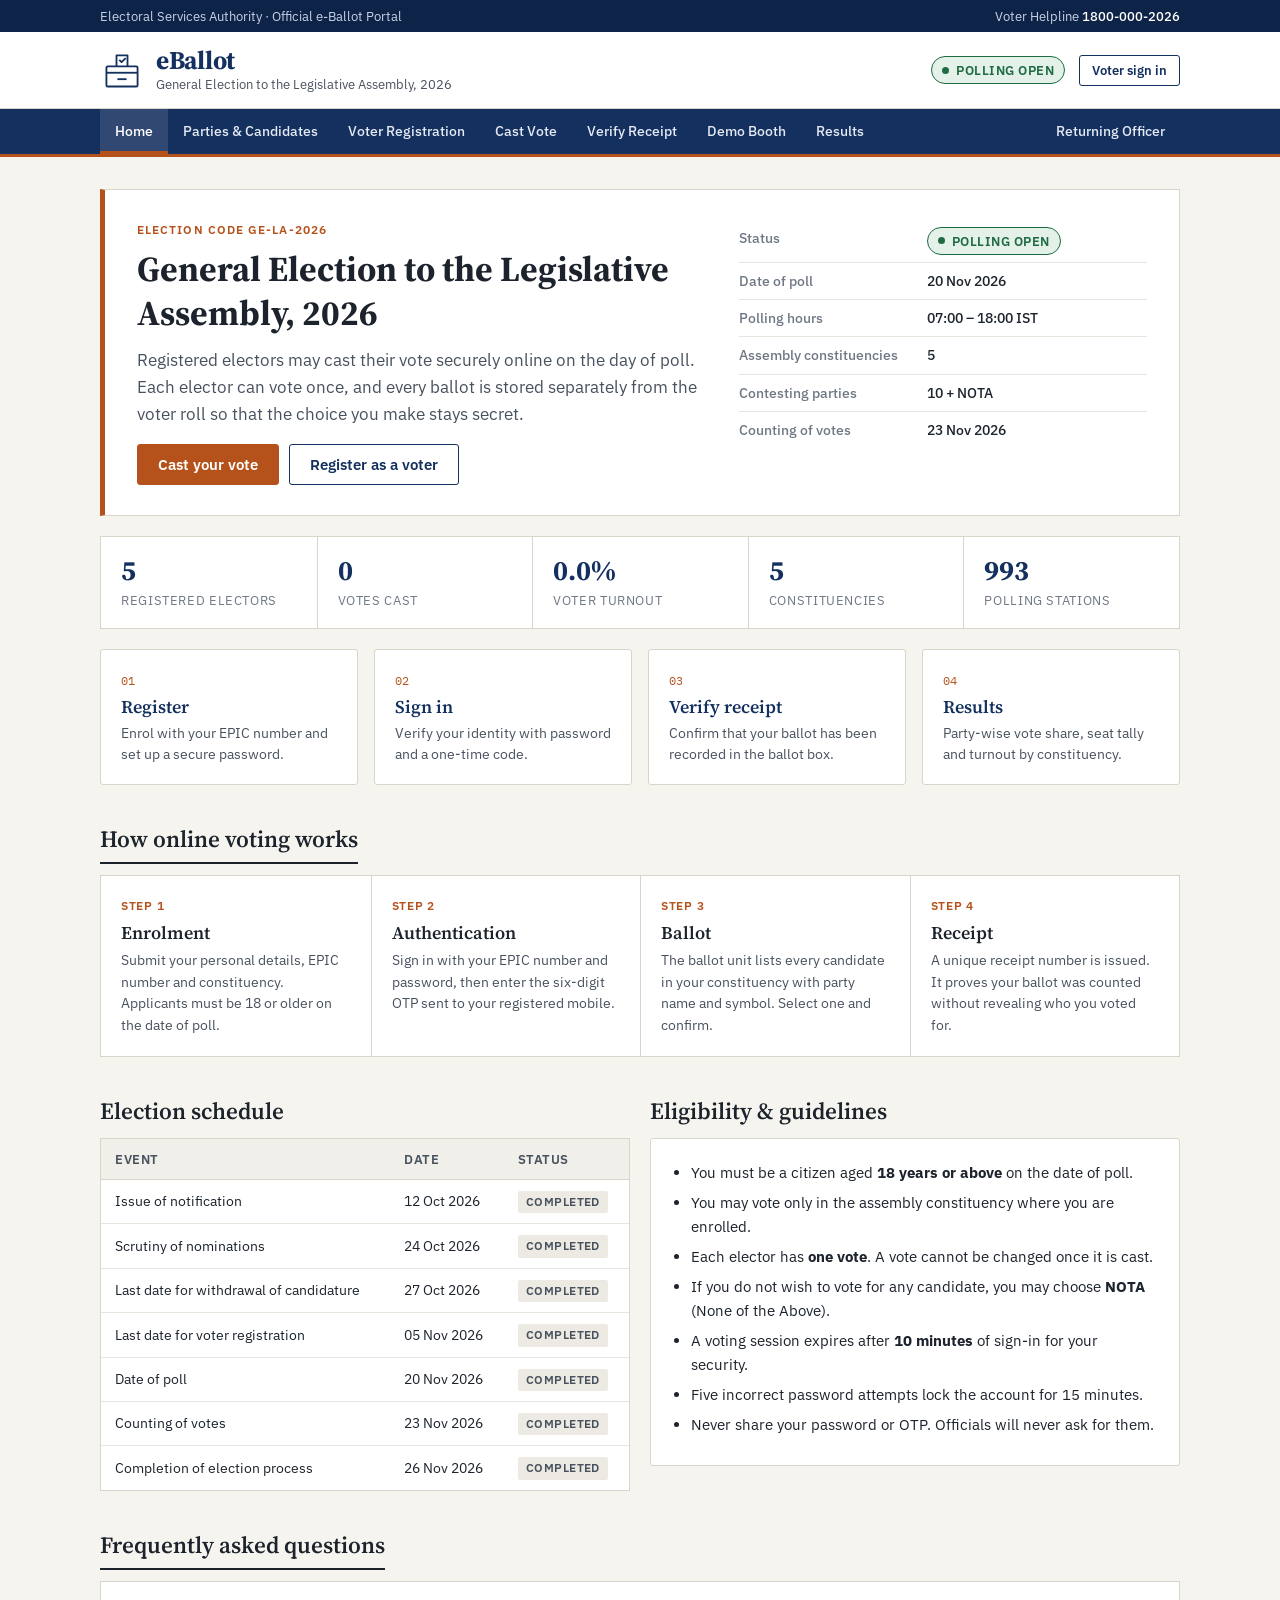
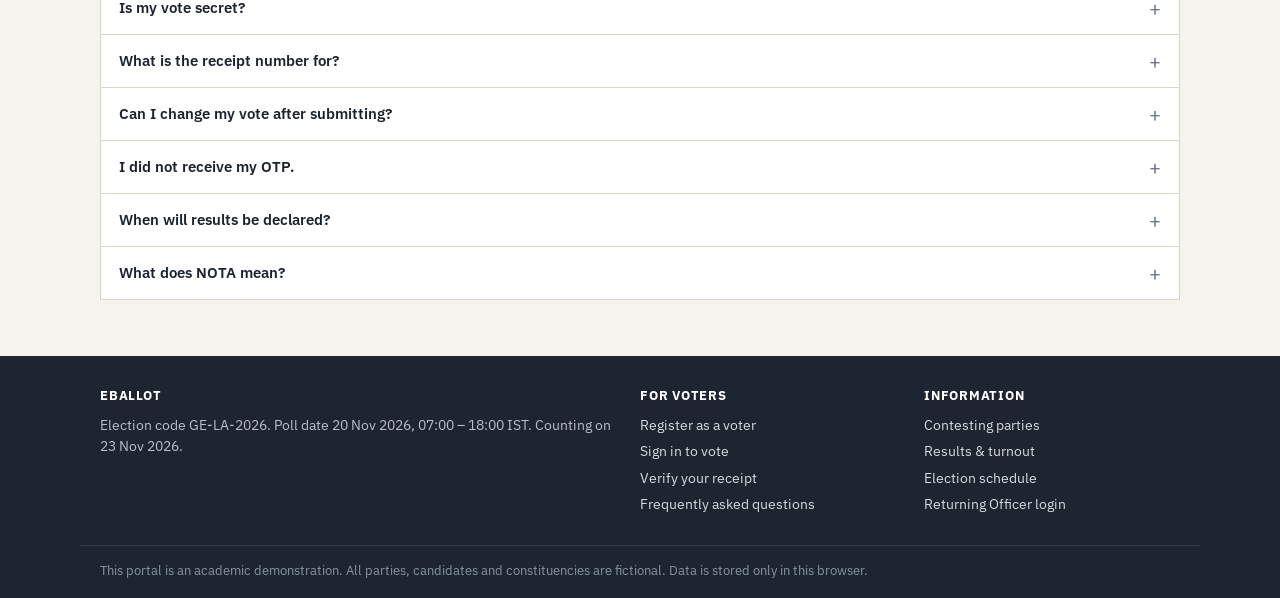
<file: index.html>
<!doctype html>
<html lang="en">
<head>
  <meta charset="utf-8">
  <meta name="viewport" content="width=device-width, initial-scale=1">
  <title>eBallot — General Election 2026</title>
  <meta name="description" content="Official e-Ballot portal for the General Election to the Legislative Assembly, 2026.">
  <link rel="stylesheet" href="assets/css/style.css">
</head>
<body>
<header id="site-header"></header>

<main>
  <div class="wrap">
    <section class="hero">
      <div>
        <div class="eyebrow">Election code GE-LA-2026</div>
        <h1>General Election to the Legislative Assembly, 2026</h1>
        <p class="lead">Registered electors may cast their vote securely online on the day of poll.
          Each elector can vote once, and every ballot is stored separately from the voter roll so that
          the choice you make stays secret.</p>
        <div class="btn-row">
          <a class="btn btn-accent" href="vote.html">Cast your vote</a>
          <a class="btn btn-outline" href="register.html">Register as a voter</a>
        </div>
      </div>
      <div>
        <table class="kv" aria-label="Poll details">
          <tr><th>Status</th><td id="h-status">—</td></tr>
          <tr><th>Date of poll</th><td id="h-date">—</td></tr>
          <tr><th>Polling hours</th><td id="h-hours">—</td></tr>
          <tr><th>Assembly constituencies</th><td id="h-ac">—</td></tr>
          <tr><th>Contesting parties</th><td id="h-parties">—</td></tr>
          <tr><th>Counting of votes</th><td id="h-count">—</td></tr>
        </table>
      </div>
    </section>

    <div class="stats" aria-label="Live statistics">
      <div class="stat"><div class="v" id="s-reg">0</div><div class="l">Registered electors</div></div>
      <div class="stat"><div class="v" id="s-cast">0</div><div class="l">Votes cast</div></div>
      <div class="stat"><div class="v" id="s-turn">0%</div><div class="l">Voter turnout</div></div>
      <div class="stat"><div class="v" id="s-ac">0</div><div class="l">Constituencies</div></div>
      <div class="stat"><div class="v" id="s-booth">0</div><div class="l">Polling stations</div></div>
    </div>

    <div class="actions">
      <a class="action" href="register.html"><span class="n">01</span><h3>Register</h3><p>Enrol with your EPIC number and set up a secure password.</p></a>
      <a class="action" href="login.html"><span class="n">02</span><h3>Sign in</h3><p>Verify your identity with password and a one-time code.</p></a>
      <a class="action" href="verify.html"><span class="n">03</span><h3>Verify receipt</h3><p>Confirm that your ballot has been recorded in the ballot box.</p></a>
      <a class="action" href="results.html"><span class="n">04</span><h3>Results</h3><p>Party-wise vote share, seat tally and turnout by constituency.</p></a>
    </div>

    <section class="section">
      <h2>How online voting works</h2>
      <ol class="steps">
        <li><h3>Enrolment</h3><p>Submit your personal details, EPIC number and constituency. Applicants must be 18 or older on the date of poll.</p></li>
        <li><h3>Authentication</h3><p>Sign in with your EPIC number and password, then enter the six-digit OTP sent to your registered mobile.</p></li>
        <li><h3>Ballot</h3><p>The ballot unit lists every candidate in your constituency with party name and symbol. Select one and confirm.</p></li>
        <li><h3>Receipt</h3><p>A unique receipt number is issued. It proves your ballot was counted without revealing who you voted for.</p></li>
      </ol>
    </section>

    <div class="grid grid-2 section">
      <section id="schedule">
        <h2>Election schedule</h2>
        <div class="table-wrap">
          <table class="data">
            <thead><tr><th>Event</th><th>Date</th><th>Status</th></tr></thead>
            <tbody id="schedule-body"></tbody>
          </table>
        </div>
      </section>
      <section>
        <h2>Eligibility &amp; guidelines</h2>
        <div class="card">
          <ul class="plain">
            <li>You must be a citizen aged <strong>18 years or above</strong> on the date of poll.</li>
            <li>You may vote only in the assembly constituency where you are enrolled.</li>
            <li>Each elector has <strong>one vote</strong>. A vote cannot be changed once it is cast.</li>
            <li>If you do not wish to vote for any candidate, you may choose <strong>NOTA</strong> (None of the Above).</li>
            <li>A voting session expires after <strong>10 minutes</strong> of sign-in for your security.</li>
            <li>Five incorrect password attempts lock the account for 15 minutes.</li>
            <li>Never share your password or OTP. Officials will never ask for them.</li>
          </ul>
        </div>
      </section>
    </div>

    <section class="section" id="faq">
      <h2>Frequently asked questions</h2>
      <div>
        <details class="faq"><summary>Is my vote secret?</summary><div class="ans">Yes. When you cast a vote, the system marks your name on the voter roll as "voted" and places your ballot in a separate ballot box. The ballot holds only the constituency, your choice and a rounded timestamp — never your EPIC number. Ballots are also stored in random order.</div></details>
        <details class="faq"><summary>What is the receipt number for?</summary><div class="ans">The receipt number (format EB-XXXX-XXXX-XXXX) lets you check on the <a href="verify.html">Verify Receipt</a> page that your ballot is present in the ballot box. It does not show which candidate you selected.</div></details>
        <details class="faq"><summary>Can I change my vote after submitting?</summary><div class="ans">No. As with a physical ballot, a vote is final once it is cast. You are shown a confirmation screen before submission so you can review your choice.</div></details>
        <details class="faq"><summary>I did not receive my OTP.</summary><div class="ans">The OTP is valid for two minutes. Use the "Resend OTP" option on the sign-in page. In this demonstration the OTP is displayed on screen as a simulated SMS.</div></details>
        <details class="faq"><summary>When will results be declared?</summary><div class="ans">Counting takes place on the scheduled counting date. Provisional figures are visible on the <a href="results.html">Results</a> page whenever the Returning Officer has published them.</div></details>
        <details class="faq"><summary>What does NOTA mean?</summary><div class="ans">"None of the Above" lets you formally reject all candidates. NOTA votes are counted and shown in the results, but NOTA cannot win a seat; the candidate with the most votes is still elected.</div></details>
      </div>
    </section>
  </div>
</main>

<footer id="site-footer"></footer>

<script src="assets/js/data.js"></script>
<script src="assets/js/store.js"></script>
<script src="assets/js/ui.js"></script>
<script>
UI.boot(() => {
  const render = () => {
    const t = Store.tally();
    const e = Store.db.election;
    document.getElementById("h-status").innerHTML = `<span class="status-pill status-${e.status}">${UI.statusLabel(e.status)}</span>`;
    document.getElementById("h-date").textContent = UI.fmtDate(ELECTION.pollDate);
    document.getElementById("h-hours").textContent = ELECTION.pollHours;
    document.getElementById("h-ac").textContent = CONSTITUENCIES.length;
    document.getElementById("h-parties").textContent = `${PARTIES.length} + NOTA`;
    document.getElementById("h-count").textContent = UI.fmtDate(ELECTION.countingDate);
    document.getElementById("s-reg").textContent = UI.num(t.registered);
    document.getElementById("s-cast").textContent = UI.num(t.total);
    document.getElementById("s-turn").textContent = UI.pct(t.turnout);
    document.getElementById("s-ac").textContent = CONSTITUENCIES.length;
    document.getElementById("s-booth").textContent = UI.num(CONSTITUENCIES.reduce((s, c) => s + c.booths, 0));
  };
  render();
  document.addEventListener("store:changed", render);

  const today = new Date().toISOString().slice(0, 10);
  document.getElementById("schedule-body").innerHTML = SCHEDULE
    .slice().sort((a, b) => a.date.localeCompare(b.date))
    .map(s => {
      const tag = s.date < today ? '<span class="tag">Completed</span>'
        : s.date === today ? '<span class="tag tag-ok">Today</span>' : '<span class="tag tag-warn">Upcoming</span>';
      return `<tr><td>${s.event}</td><td>${UI.fmtDate(s.date)}</td><td>${tag}</td></tr>`;
    }).join("");
});
</script>
</body>
</html>
</file>
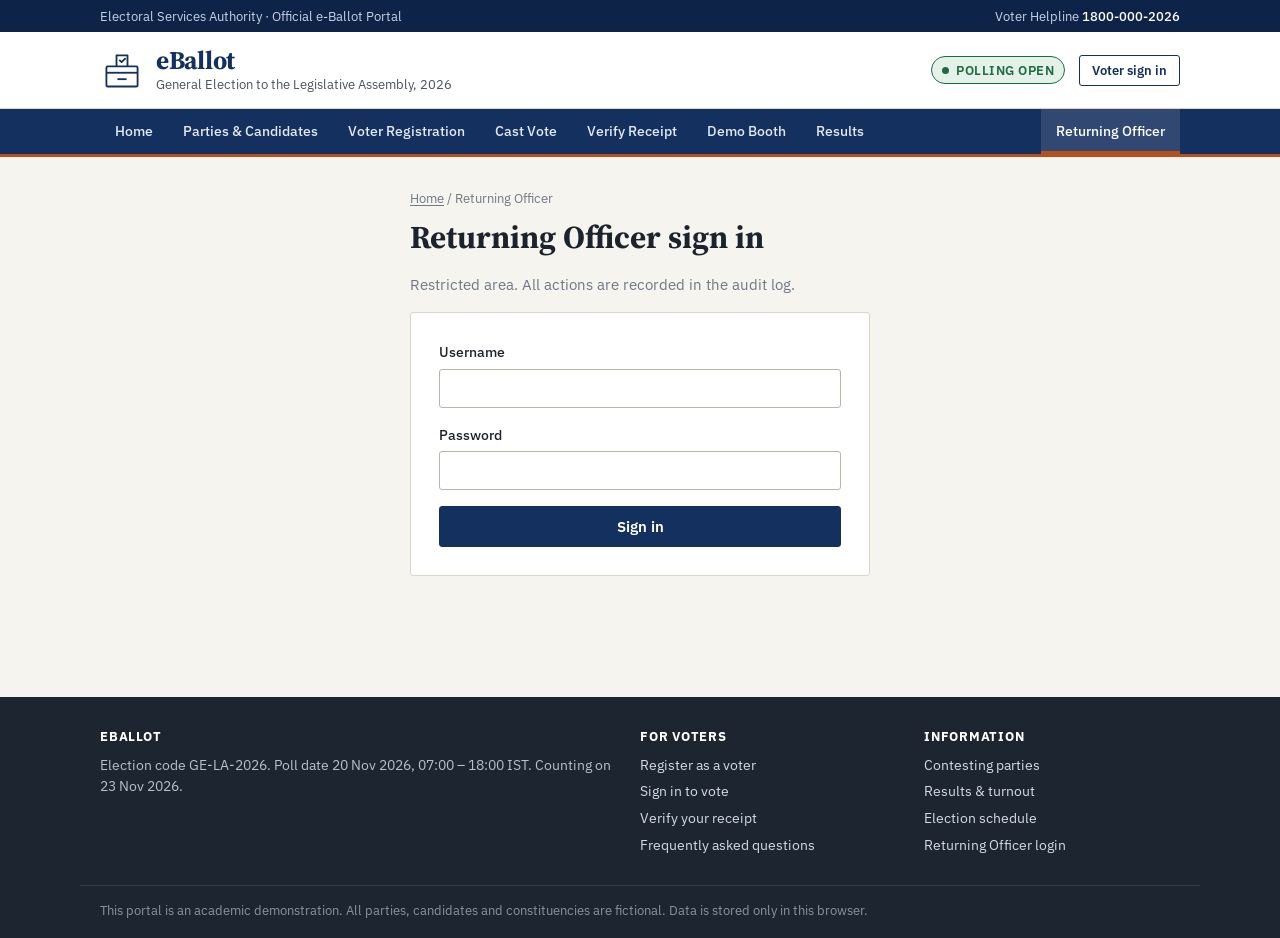
<file: admin.html>
<!doctype html>
<html lang="en">
<head>
  <meta charset="utf-8">
  <meta name="viewport" content="width=device-width, initial-scale=1">
  <title>Returning Officer — eBallot</title>
  <link rel="stylesheet" href="assets/css/style.css">
</head>
<body>
<header id="site-header"></header>

<main>
  <div class="wrap">
    <!-- login -->
    <div class="auth-box hidden" id="login">
      <div class="crumbs"><a href="index.html">Home</a> / Returning Officer</div>
      <h1>Returning Officer sign in</h1>
      <p class="muted">Restricted area. All actions are recorded in the audit log.</p>
      <div class="card">
        <form id="lf" novalidate>
          <div class="field"><label for="u">Username</label><input type="text" id="u" autocomplete="username"></div>
          <div class="field"><label for="p">Password</label><input type="password" id="p" autocomplete="current-password"></div>
          <button class="btn btn-block" type="submit">Sign in</button>
        </form>
      </div>
    </div>

    <!-- dashboard -->
    <div id="dash" class="hidden">
      <div class="page-head" style="display:flex;justify-content:space-between;align-items:flex-end;gap:16px;flex-wrap:wrap">
        <div>
          <div class="crumbs"><a href="index.html">Home</a> / Returning Officer</div>
          <h1>Election control panel</h1>
          <p>${ELECTION.code}</p>
        </div>
        <button class="btn btn-outline btn-sm" id="logout">Sign out</button>
      </div>

      <div class="admin-layout">
        <nav class="admin-nav" aria-label="Sections">
          <a href="#overview">Overview</a>
          <a href="#control">Poll control</a>
          <a href="#turnout">Turnout by constituency</a>
          <a href="#roll">Electoral roll</a>
          <a href="#audit">Audit log</a>
          <a href="#tools">Data tools</a>
        </nav>

        <div>
          <section class="admin-section" id="overview">
            <div class="stats" style="margin-top:0">
              <div class="stat"><div class="v" id="o-reg"></div><div class="l">Electors</div></div>
              <div class="stat"><div class="v" id="o-real"></div><div class="l">Self-registered</div></div>
              <div class="stat"><div class="v" id="o-cast"></div><div class="l">Ballots</div></div>
              <div class="stat"><div class="v" id="o-turn"></div><div class="l">Turnout</div></div>
              <div class="stat"><div class="v" id="o-lock"></div><div class="l">Locked accounts</div></div>
            </div>
          </section>

          <section class="admin-section card" id="control">
            <h2>Poll control</h2>
            <div class="control-row">
              <div><strong>Polling status</strong><p>Voters can cast ballots only while polling is open.</p></div>
              <div class="seg" id="seg-status">
                <button data-v="scheduled">Not started</button><button data-v="open">Open</button><button data-v="closed">Closed</button>
              </div>
            </div>
            <div class="control-row">
              <div><strong>Public results</strong><p>Show vote counts on the public Results page.</p></div>
              <div class="seg" id="seg-results">
                <button data-v="0">Hidden</button><button data-v="1">Published</button>
              </div>
            </div>
            <div class="control-row">
              <div><strong>Integrity check</strong><p>Ballots in the box must equal electors marked as voted.</p></div>
              <div id="integrity"></div>
            </div>
          </section>

          <section class="admin-section" id="turnout">
            <h2>Turnout by constituency</h2>
            <div class="table-wrap">
              <table class="data">
                <thead><tr><th>Constituency</th><th>District</th><th class="num">Electors</th><th class="num">Voted</th><th class="num">Turnout</th><th>Leading</th></tr></thead>
                <tbody id="t-body"></tbody>
              </table>
            </div>
          </section>

          <section class="admin-section" id="roll">
            <div class="card-head"><h2>Electoral roll</h2>
              <div class="btn-row">
                <input type="search" id="rq" placeholder="Search EPIC or name" style="width:220px">
                <select id="rf" style="width:auto">
                  <option value="">All constituencies</option>
                </select>
                <select id="rv" style="width:auto">
                  <option value="">All</option><option value="1">Voted</option><option value="0">Not voted</option>
                </select>
              </div>
            </div>
            <div class="table-wrap">
              <table class="data">
                <thead><tr><th>EPIC</th><th>Name</th><th>AC</th><th>Gender</th><th>Mobile</th><th>Registered</th><th>Status</th></tr></thead>
                <tbody id="r-body"></tbody>
              </table>
            </div>
            <div class="pager"><span id="r-info"></span>
              <span class="btn-row"><button class="btn btn-outline btn-sm" id="prev">Previous</button><button class="btn btn-outline btn-sm" id="next">Next</button></span></div>
          </section>

          <section class="admin-section card" id="audit">
            <h2>Audit log</h2>
            <div class="log" id="log"></div>
          </section>

          <section class="admin-section card" id="tools">
            <h2>Data tools</h2>
            <div class="control-row">
              <div><strong>Load sample electors</strong><p>Adds 400 synthetic electors (about 68% of whom vote) for demonstration.</p></div>
              <button class="btn btn-outline" id="seed">Load sample data</button>
            </div>
            <div class="control-row">
              <div><strong>Export results</strong><p>Download constituency-wise counts as a CSV file.</p></div>
              <button class="btn btn-outline" id="csv">Export CSV</button>
            </div>
            <div class="control-row">
              <div><strong>Reset election</strong><p>Deletes every elector, ballot and log entry and restores the demo accounts. Cannot be undone.</p></div>
              <button class="btn btn-danger" id="reset">Reset all data</button>
            </div>
          </section>
        </div>
      </div>
    </div>
  </div>
</main>

<dialog id="reset-dlg" aria-labelledby="rd-title">
  <div class="dlg-head"><h2 id="rd-title">Reset all election data?</h2></div>
  <div class="dlg-body">
    <p>This permanently removes all electors, ballots and audit entries stored in this browser.</p>
    <div class="field"><label for="rd-type">Type <strong class="mono">RESET</strong> to confirm</label><input type="text" id="rd-type" autocomplete="off"></div>
  </div>
  <div class="dlg-foot"><button class="btn btn-outline" id="rd-cancel">Cancel</button><button class="btn btn-danger" id="rd-ok" disabled>Reset</button></div>
</dialog>

<footer id="site-footer"></footer>

<script src="assets/js/data.js"></script>
<script src="assets/js/store.js"></script>
<script src="assets/js/ui.js"></script>
<script>
UI.boot(() => {
  const $ = id => document.getElementById(id);
  document.querySelector("#dash .page-head p").textContent = `${ELECTION.code} · ${ELECTION.title}`;

  function show() {
    const on = Store.AdminSession.active();
    $("login").classList.toggle("hidden", on);
    $("dash").classList.toggle("hidden", !on);
    if (on) render();
  }

  $("lf").addEventListener("submit", async e => {
    e.preventDefault();
    if (await Store.checkAdmin($("u").value.trim(), $("p").value)) {
      Store.AdminSession.start();
      Store.log("admin", "Returning Officer signed in");
      Store.persist();
      show();
    } else {
      UI.fieldError($("p"), "Incorrect username or password.");
      Store.log("system", "Failed Returning Officer sign-in attempt");
      Store.persist();
    }
  });
  $("logout").onclick = () => { Store.AdminSession.end(); show(); };

  $("rf").insertAdjacentHTML("beforeend", CONSTITUENCIES.map(c => `<option value="${c.id}">${c.id} ${c.name}</option>`).join(""));

  let page = 0;
  const PER = 15;

  function render() {
    const db = Store.db, t = Store.tally();
    const voters = Object.values(db.voters);
    const voted = voters.filter(v => v.hasVoted).length;

    $("o-reg").textContent = UI.num(t.registered);
    $("o-real").textContent = UI.num(voters.filter(v => !v.synthetic).length);
    $("o-cast").textContent = UI.num(t.total);
    $("o-turn").textContent = UI.pct(t.turnout);
    $("o-lock").textContent = voters.filter(v => v.lockedUntil && new Date(v.lockedUntil) > new Date()).length;

    document.querySelectorAll("#seg-status button").forEach(b => b.classList.toggle("on", b.dataset.v === db.election.status));
    document.querySelectorAll("#seg-results button").forEach(b => b.classList.toggle("on", b.dataset.v === (db.election.resultsPublished ? "1" : "0")));
    $("integrity").innerHTML = voted === t.total
      ? `<span class="tag tag-ok">Passed · ${UI.num(t.total)} = ${UI.num(voted)}</span>`
      : `<span class="tag tag-danger">Mismatch · ${UI.num(t.total)} ballots vs ${UI.num(voted)} voted</span>`;

    $("t-body").innerHTML = CONSTITUENCIES.map(c => {
      const r = t.byConst[c.id];
      const w = r.winner && r.winner !== "TIE" ? partyById(r.winner) : null;
      return `<tr><td><strong>${c.id}</strong> ${c.name}</td><td>${c.district}</td><td class="num">${UI.num(r.registered)}</td>
        <td class="num">${UI.num(r.total)}</td><td class="num">${r.registered ? UI.pct(r.total / r.registered) : "—"}</td>
        <td>${w ? `<span class="party-chip"><span class="dot" style="background:${w.color}"></span>${w.id} +${UI.num(r.margin)}</span>` : r.winner === "TIE" ? "Tie" : "—"}</td></tr>`;
    }).join("");

    renderRoll();

    $("log").innerHTML = db.audit.slice(0, 200).map(a =>
      `<div><time>${UI.fmtDate(a.ts, true)}</time><span class="tag">${a.actor}</span><span>${UI.esc(a.event)}</span></div>`).join("")
      || '<p class="muted">No entries.</p>';
  }

  function renderRoll() {
    const q = $("rq").value.trim().toLowerCase(), f = $("rf").value, vf = $("rv").value;
    const list = Object.values(Store.db.voters)
      .filter(v => (!q || v.voterId.toLowerCase().includes(q) || (v.name || "").toLowerCase().includes(q))
        && (!f || v.constituency === f) && (vf === "" || String(+v.hasVoted) === vf))
      .sort((a, b) => (a.synthetic - b.synthetic) || b.registeredAt.localeCompare(a.registeredAt));
    const pages = Math.max(1, Math.ceil(list.length / PER));
    page = Math.min(page, pages - 1);
    const slice = list.slice(page * PER, page * PER + PER);
    $("r-body").innerHTML = slice.map(v => {
      const locked = v.lockedUntil && new Date(v.lockedUntil) > new Date();
      return `<tr><td class="mono">${v.voterId}</td><td>${UI.esc(v.name)}${v.synthetic ? ' <span class="tag">Sample</span>' : ""}</td>
        <td>${v.constituency}</td><td>${v.gender || "—"}</td><td class="mono">${v.mobile ? "XXXXXX" + v.mobile.slice(-4) : "—"}</td>
        <td>${UI.fmtDate(v.registeredAt)}</td>
        <td>${locked ? '<span class="tag tag-danger">Locked</span>' : v.hasVoted ? '<span class="tag tag-ok">Voted</span>' : '<span class="tag">Not voted</span>'}</td></tr>`;
    }).join("") || '<tr><td colspan="7" class="muted">No electors match the filter.</td></tr>';
    $("r-info").textContent = list.length ? `Showing ${page * PER + 1}–${page * PER + slice.length} of ${UI.num(list.length)}` : "0 results";
    $("prev").disabled = page === 0;
    $("next").disabled = page >= pages - 1;
  }
  ["rq", "rf", "rv"].forEach(id => $(id).addEventListener("input", () => { page = 0; renderRoll(); }));
  $("prev").onclick = () => { page--; renderRoll(); };
  $("next").onclick = () => { page++; renderRoll(); };

  document.querySelectorAll("#seg-status button").forEach(b => b.onclick = () => {
    Store.setStatus(b.dataset.v); render(); UI.header(); UI.toast(`Polling status set to “${UI.statusLabel(b.dataset.v)}”.`, "ok");
  });
  document.querySelectorAll("#seg-results button").forEach(b => b.onclick = () => {
    Store.setResultsPublished(b.dataset.v === "1"); render(); UI.toast(b.dataset.v === "1" ? "Results published." : "Results hidden from public.", "ok");
  });

  $("seed").onclick = () => {
    const r = Store.seedSample(400);
    render();
    UI.toast(`Added ${r.made} sample electors and ${r.votes} ballots.`, "ok");
  };

  $("csv").onclick = () => {
    const t = Store.tally();
    const head = ["Constituency", "Name", "Electors", "Votes polled", ...PARTIES.map(p => p.id), "NOTA", "Leading"];
    const lines = [head.join(",")];
    CONSTITUENCIES.forEach(c => {
      const r = t.byConst[c.id];
      lines.push([c.id, `"${c.name}"`, r.registered, r.total, ...PARTIES.map(p => r.votes[p.id]), r.votes.NOTA, r.winner || ""].join(","));
    });
    lines.push(["TOTAL", "", t.registered, t.total, ...PARTIES.map(p => t.byParty[p.id]), t.byParty.NOTA, ""].join(","));
    const a = document.createElement("a");
    a.href = URL.createObjectURL(new Blob([lines.join("\n")], { type: "text/csv" }));
    a.download = `${ELECTION.code}-results.csv`;
    a.click();
    URL.revokeObjectURL(a.href);
    Store.log("admin", "Results exported to CSV"); Store.persist(); render();
  };

  const dlg = $("reset-dlg");
  $("reset").onclick = () => { $("rd-type").value = ""; $("rd-ok").disabled = true; dlg.showModal(); };
  $("rd-type").oninput = () => { $("rd-ok").disabled = $("rd-type").value !== "RESET"; };
  $("rd-cancel").onclick = () => dlg.close();
  $("rd-ok").onclick = async () => {
    await Store.resetAll();
    dlg.close();
    render(); UI.header();
    UI.toast("All election data has been reset.", "ok");
  };

  document.addEventListener("store:changed", () => { if (Store.AdminSession.active()) render(); });
  show();
});
</script>
</body>
</html>
</file>
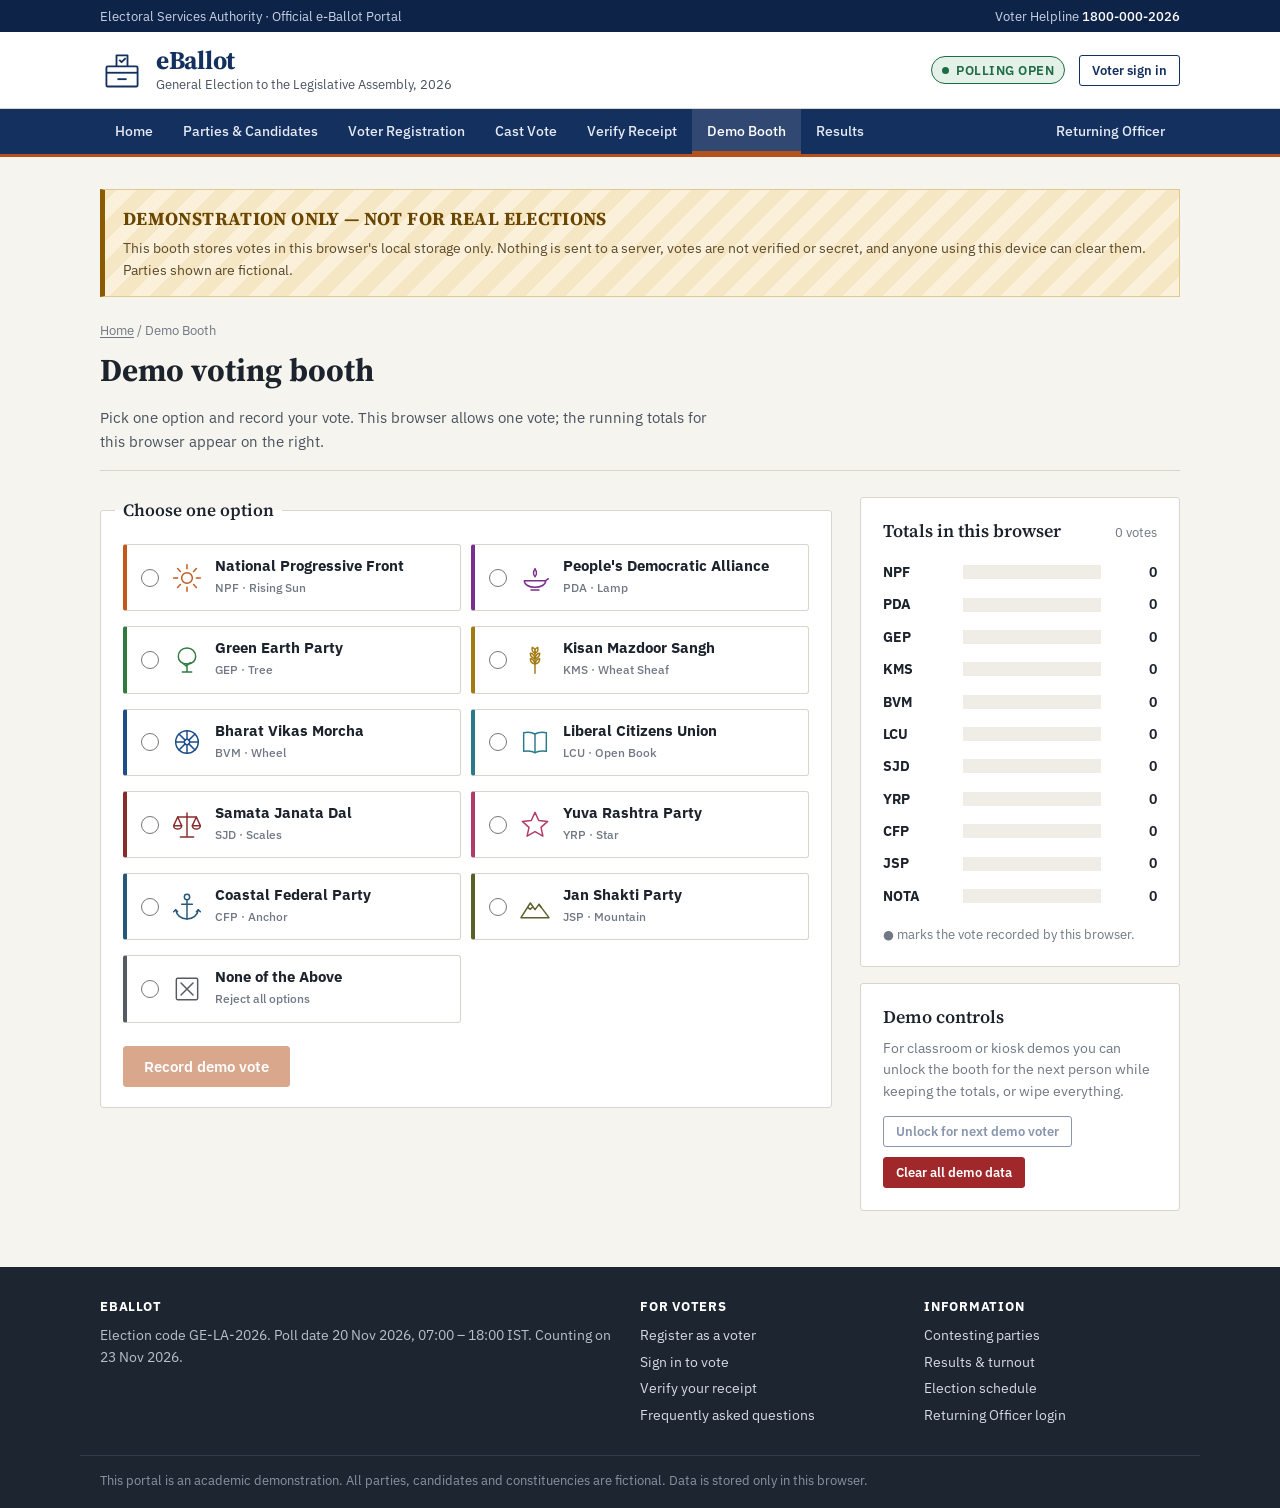
<file: demo.html>
<!doctype html>
<html lang="en">
<head>
  <meta charset="utf-8">
  <meta name="viewport" content="width=device-width, initial-scale=1">
  <title>Demo Voting Booth — eBallot</title>
  <meta name="description" content="Demonstration voting interface. Stores one vote in this browser only. Not for real elections.">
  <link rel="stylesheet" href="assets/css/style.css">
  <style>
    .demo-banner { background: repeating-linear-gradient(-45deg, #fbf1db 0 14px, #f6e7c4 14px 28px); border: 1px solid #e0c98f; border-left: 5px solid var(--warn); padding: 14px 18px; margin-bottom: 24px; }
    .demo-banner strong { font-family: var(--serif); font-size: 1.15rem; color: #6b4600; letter-spacing: .02em; }
    .demo-banner p { margin: 4px 0 0; font-size: 14px; color: #5a4a2a; }
    .opt-grid { display: grid; grid-template-columns: repeat(auto-fill, minmax(230px, 1fr)); gap: 10px; }
    .opt { display: flex; align-items: center; gap: 12px; background: #fff; border: 1px solid var(--line); border-left: 4px solid var(--pc); padding: 12px 14px; cursor: pointer; border-radius: var(--radius); }
    .opt:hover { border-color: var(--navy); border-left-color: var(--pc); }
    .opt input { margin: 0; accent-color: var(--accent); width: 18px; height: 18px; flex: none; }
    .opt.on { box-shadow: 0 0 0 2px var(--accent); }
    .opt strong { display: block; font-size: 14.5px; line-height: 1.3; }
    .opt small { color: var(--ink-3); }
    fieldset:disabled .opt { cursor: not-allowed; opacity: .55; }
    .tot-row { display: grid; grid-template-columns: 70px minmax(0, 1fr) 46px; gap: 10px; align-items: center; font-size: 14px; padding: 5px 0; }
    .tot-row.mine strong::after { content: " ●"; color: var(--accent); }
    .tot-row .bar-track { height: 14px; }
    .tot-row .n { text-align: right; font-variant-numeric: tabular-nums; font-weight: 600; }
    @media (max-width: 700px) { .tot-row { grid-template-columns: 60px minmax(0, 1fr) 40px; } }
  </style>
</head>
<body>
<header id="site-header"></header>

<main>
  <div class="wrap">
    <div class="demo-banner" role="note">
      <strong>DEMONSTRATION ONLY — NOT FOR REAL ELECTIONS</strong>
      <p>This booth stores votes in this browser's local storage only. Nothing is sent to a server, votes are not
        verified or secret, and anyone using this device can clear them. Parties shown are fictional.</p>
    </div>

    <div class="page-head">
      <div class="crumbs"><a href="index.html">Home</a> / Demo Booth</div>
      <h1>Demo voting booth</h1>
      <p>Pick one option and record your vote. This browser allows one vote; the running totals for this browser
        appear on the right.</p>
    </div>

    <div class="split">
      <div>
        <div id="status"></div>
        <form id="f">
          <fieldset id="fs">
            <legend>Choose one option</legend>
            <div class="opt-grid" id="opts" role="radiogroup"></div>
            <div class="btn-row" style="margin:18px 0 14px">
              <button type="submit" class="btn btn-accent" id="cast" disabled>Record demo vote</button>
            </div>
          </fieldset>
        </form>
      </div>

      <aside>
        <div class="card">
          <div class="card-head"><h3>Totals in this browser</h3><small id="sum"></small></div>
          <div id="totals"></div>
          <p class="hint" style="margin-top:12px">● marks the vote recorded by this browser.</p>
        </div>
        <div class="card" style="margin-top:16px">
          <h3>Demo controls</h3>
          <p class="muted" style="font-size:13.5px">For classroom or kiosk demos you can unlock the booth for the next
            person while keeping the totals, or wipe everything.</p>
          <div class="btn-row">
            <button class="btn btn-outline btn-sm" id="next" disabled>Unlock for next demo voter</button>
            <button class="btn btn-danger btn-sm" id="clear">Clear all demo data</button>
          </div>
        </div>
      </aside>
    </div>
  </div>
</main>

<footer id="site-footer"></footer>

<script src="assets/js/data.js"></script>
<script src="assets/js/store.js"></script>
<script src="assets/js/ui.js"></script>
<script>
UI.boot(() => {
  const KEY = "eballot_demo_booth_v1";
  const $ = id => document.getElementById(id);
  const OPTIONS = [...PARTIES, NOTA];

  // state: { totals: {id: n}, myVote: {choice, at} | null }
  function load() {
    try {
      const s = JSON.parse(localStorage.getItem(KEY));
      if (s && s.totals) return s;
    } catch { /* storage blocked or corrupt — start fresh */ }
    return { totals: {}, myVote: null };
  }
  function save(s) {
    try { localStorage.setItem(KEY, JSON.stringify(s)); return true; }
    catch { UI.toast("This browser blocked local storage, so the vote could not be saved.", "error"); return false; }
  }
  let state = load();

  $("opts").innerHTML = OPTIONS.map(p => `
    <label class="opt" style="--pc:${p.color}">
      <input type="radio" name="choice" value="${p.id}">
      ${symbolSvg(p.symbol, 32, p.color)}
      <span><strong>${UI.esc(p.name)}</strong><small>${p.id === "NOTA" ? "Reject all options" : p.id + " · " + p.symbolName}</small></span>
    </label>`).join("");

  $("opts").addEventListener("change", () => {
    document.querySelectorAll(".opt").forEach(o => o.classList.toggle("on", o.querySelector("input").checked));
    $("cast").disabled = !document.querySelector('input[name="choice"]:checked');
  });

  function render() {
    const voted = !!state.myVote;
    $("fs").disabled = voted;
    $("next").disabled = !voted;
    if (voted) {
      const p = partyById(state.myVote.choice);
      $("status").innerHTML = `<div class="notice notice-ok"><strong>Demo vote recorded in this browser</strong>
        You chose <strong style="display:inline">${UI.esc(p.name)}</strong> on ${UI.fmtDate(state.myVote.at, true)}.
        This browser cannot vote again unless the booth is unlocked.</div>`;
      document.querySelectorAll('input[name="choice"]').forEach(i => { i.checked = i.value === state.myVote.choice; });
      document.querySelectorAll(".opt").forEach(o => o.classList.toggle("on", o.querySelector("input").checked));
    } else {
      $("status").innerHTML = "";
    }

    const total = OPTIONS.reduce((s, p) => s + (state.totals[p.id] || 0), 0);
    const max = Math.max(1, ...OPTIONS.map(p => state.totals[p.id] || 0));
    $("sum").textContent = `${total} vote${total === 1 ? "" : "s"}`;
    $("totals").innerHTML = OPTIONS.slice()
      .sort((a, b) => (state.totals[b.id] || 0) - (state.totals[a.id] || 0))
      .map(p => {
        const n = state.totals[p.id] || 0;
        const mine = state.myVote && state.myVote.choice === p.id;
        return `<div class="tot-row ${mine ? "mine" : ""}">
          <strong>${p.id}</strong>
          <div class="bar-track"><div class="bar-fill" style="width:${n / max * 100}%;background:${p.color}"></div></div>
          <span class="n">${n}</span></div>`;
      }).join("");
  }

  $("f").addEventListener("submit", e => {
    e.preventDefault();
    if (state.myVote) return;
    const sel = document.querySelector('input[name="choice"]:checked');
    if (!sel) return;
    const next = { totals: { ...state.totals, [sel.value]: (state.totals[sel.value] || 0) + 1 },
                   myVote: { choice: sel.value, at: new Date().toISOString() } };
    if (save(next)) { state = next; render(); UI.toast("Demo vote recorded.", "ok"); }
  });

  $("next").onclick = () => {
    const next = { ...state, myVote: null };
    if (save(next)) {
      state = next;
      document.querySelectorAll('input[name="choice"]').forEach(i => { i.checked = false; });
      document.querySelectorAll(".opt").forEach(o => o.classList.remove("on"));
      $("cast").disabled = true;
      render();
      UI.toast("Booth unlocked. Totals kept.", "ok");
    }
  };

  $("clear").onclick = () => {
    if (!confirm("Clear all demo votes and totals stored in this browser?")) return;
    try { localStorage.removeItem(KEY); } catch {}
    state = { totals: {}, myVote: null };
    document.querySelectorAll('input[name="choice"]').forEach(i => { i.checked = false; });
    document.querySelectorAll(".opt").forEach(o => o.classList.remove("on"));
    $("cast").disabled = true;
    render();
  };

  // keep other tabs of this browser in sync
  window.addEventListener("storage", e => { if (e.key === KEY) { state = load(); render(); } });

  render();
});
</script>
</body>
</html>
</file>
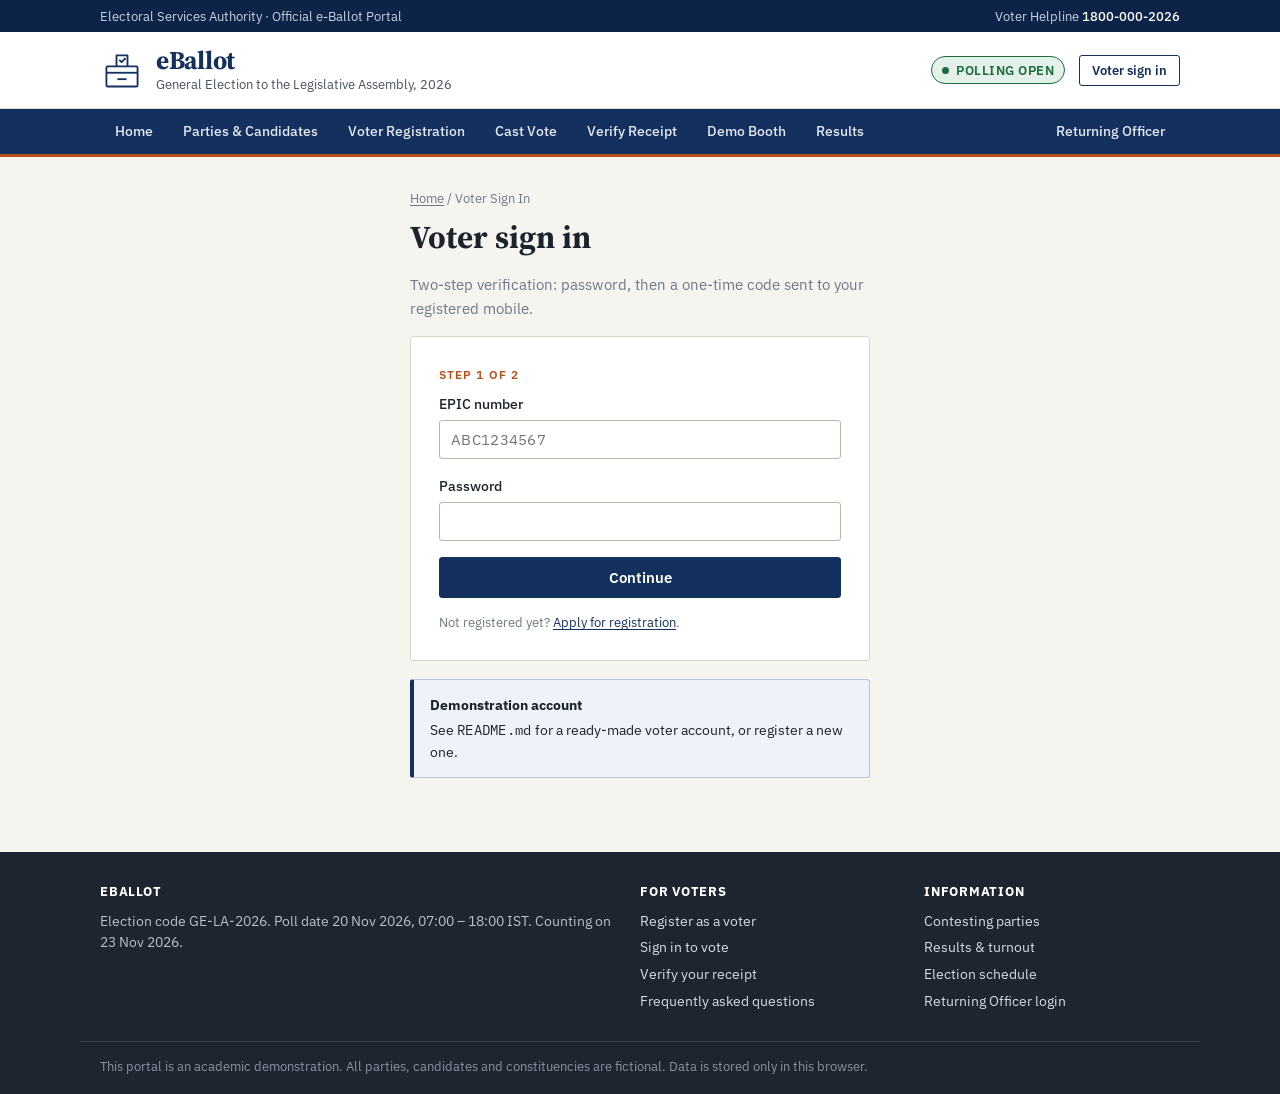
<file: login.html>
<!doctype html>
<html lang="en">
<head>
  <meta charset="utf-8">
  <meta name="viewport" content="width=device-width, initial-scale=1">
  <title>Voter Sign In — eBallot</title>
  <link rel="stylesheet" href="assets/css/style.css">
</head>
<body>
<header id="site-header"></header>

<main>
  <div class="wrap">
    <div class="auth-box">
      <div class="crumbs"><a href="index.html">Home</a> / Voter Sign In</div>
      <h1>Voter sign in</h1>
      <p class="muted">Two-step verification: password, then a one-time code sent to your registered mobile.</p>

      <div class="card" id="step1">
        <div class="eyebrow">Step 1 of 2</div>
        <form id="f1" novalidate>
          <div class="field"><label for="epic">EPIC number</label>
            <input type="text" id="epic" class="mono" maxlength="10" autocomplete="username" placeholder="ABC1234567"></div>
          <div class="field"><label for="pw">Password</label>
            <input type="password" id="pw" autocomplete="current-password"></div>
          <button class="btn btn-block" type="submit" id="b1">Continue</button>
        </form>
        <p class="hint" style="margin-top:14px">Not registered yet? <a href="register.html">Apply for registration</a>.</p>
      </div>

      <div class="card hidden" id="step2">
        <div class="eyebrow">Step 2 of 2</div>
        <p>A six-digit OTP has been sent to the mobile number ending in <strong id="mob"></strong>.</p>
        <form id="f2" novalidate>
          <div class="field"><label for="otp">One-time password</label>
            <input type="text" id="otp" class="otp-input" maxlength="6" inputmode="numeric" autocomplete="one-time-code"></div>
          <button class="btn btn-block btn-accent" type="submit">Verify &amp; sign in</button>
        </form>
        <div class="pager" style="margin-top:14px">
          <span id="otp-timer"></span>
          <button class="link-btn" id="resend" disabled>Resend OTP</button>
        </div>
        <p class="hint"><button class="link-btn" id="back">Use a different EPIC number</button></p>
      </div>

      <div class="notice notice-info" style="margin-top:18px">
        <strong>Demonstration account</strong>
        See <span class="mono">README.md</span> for a ready-made voter account, or register a new one.
      </div>
    </div>
  </div>
</main>

<footer id="site-footer"></footer>

<script src="assets/js/data.js"></script>
<script src="assets/js/store.js"></script>
<script src="assets/js/ui.js"></script>
<script>
UI.boot(() => {
  const $ = id => document.getElementById(id);
  if (Store.Session.get()) { location.replace("vote.html"); return; }

  let pending = null, otp = null, otpExp = 0, timer = null, otpTries = 0;
  $("epic").addEventListener("input", e => { e.target.value = e.target.value.toUpperCase().replace(/[^A-Z0-9]/g, ""); });
  $("otp").addEventListener("input", e => { e.target.value = e.target.value.replace(/\D/g, ""); });

  function sendOtp() {
    otp = String(100000 + Store.randInt(900000));
    otpExp = Date.now() + ELECTION.otpSeconds * 1000;
    otpTries = 0;
    UI.toast(`<strong>SMS · eBallot</strong><br>${otp} is your OTP for voter sign-in. Valid for 2 minutes. Do not share it with anyone.`, "sms", 12000);
    $("resend").disabled = true;
    clearInterval(timer);
    timer = setInterval(tick, 1000);
    tick();
  }
  function tick() {
    const left = Math.max(0, Math.round((otpExp - Date.now()) / 1000));
    $("otp-timer").textContent = left ? `OTP expires in ${Math.floor(left / 60)}:${String(left % 60).padStart(2, "0")}` : "OTP expired";
    if (left <= ELECTION.otpSeconds - 30) $("resend").disabled = false;
    if (!left) clearInterval(timer);
  }

  $("f1").addEventListener("submit", async e => {
    e.preventDefault();
    const id = $("epic").value, pw = $("pw").value;
    UI.fieldError($("epic"), /^[A-Z]{3}\d{7}$/.test(id) ? "" : "Enter a valid EPIC number.");
    UI.fieldError($("pw"), pw ? "" : "Enter your password.");
    if (!/^[A-Z]{3}\d{7}$/.test(id) || !pw) return;
    $("b1").disabled = true;
    const r = await Store.checkPassword(id, pw);
    $("b1").disabled = false;
    if (!r.ok) { UI.fieldError($("pw"), r.reason); return; }
    pending = r.voter.voterId;
    $("mob").textContent = r.voter.mobile.slice(-4);
    $("step1").classList.add("hidden");
    $("step2").classList.remove("hidden");
    $("otp").focus();
    sendOtp();
  });

  $("f2").addEventListener("submit", e => {
    e.preventDefault();
    const val = $("otp").value;
    if (Date.now() > otpExp) { UI.fieldError($("otp"), "OTP has expired. Request a new one."); return; }
    if (val !== otp) {
      otpTries++;
      if (otpTries >= 3) { otpExp = 0; tick(); UI.fieldError($("otp"), "Too many incorrect attempts. Request a new OTP."); return; }
      UI.fieldError($("otp"), `Incorrect OTP. ${3 - otpTries} attempt(s) left.`);
      return;
    }
    clearInterval(timer);
    Store.Session.start(pending);
    Store.log("voter", `Sign-in ${Store.maskId(pending)}`);
    Store.persist();
    location.href = "vote.html";
  });

  $("resend").addEventListener("click", sendOtp);
  $("back").addEventListener("click", () => {
    clearInterval(timer); pending = null; otp = null;
    $("step2").classList.add("hidden"); $("step1").classList.remove("hidden");
    $("pw").value = ""; $("otp").value = "";
  });
});
</script>
</body>
</html>
</file>
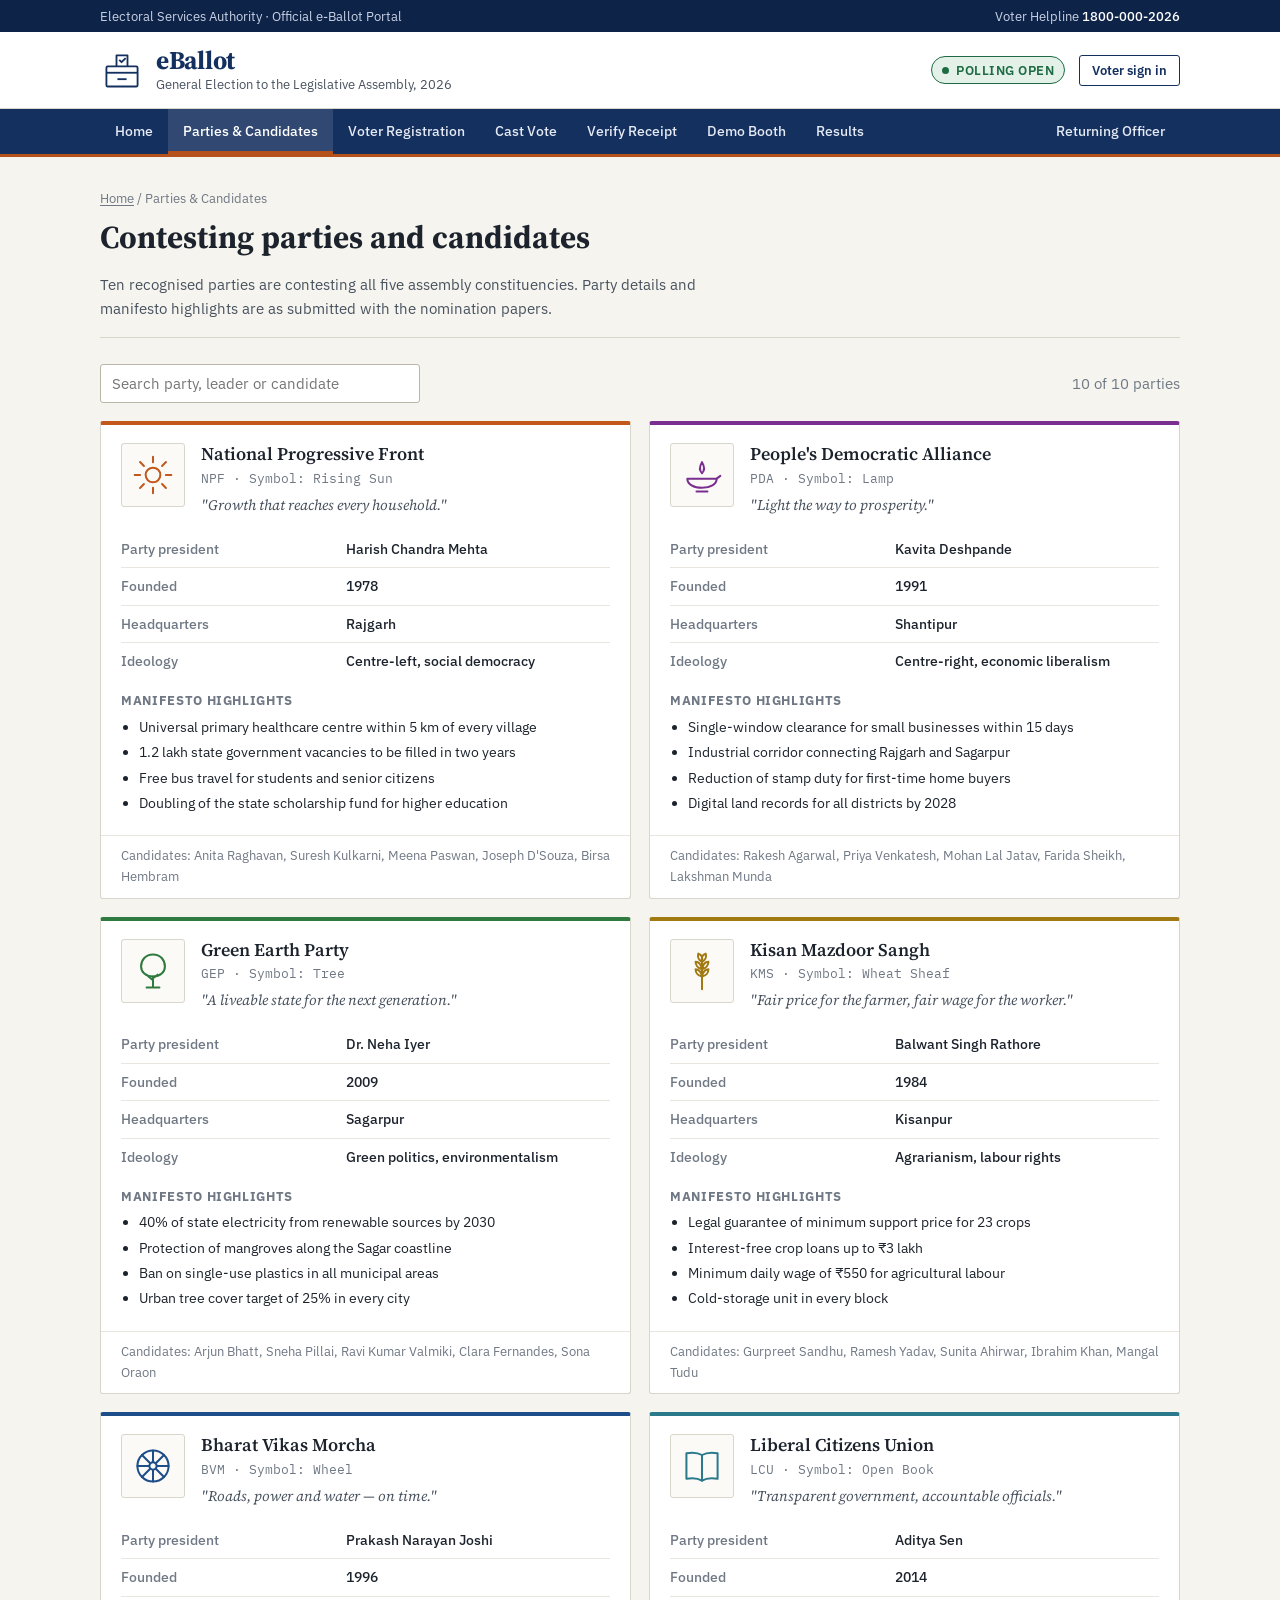
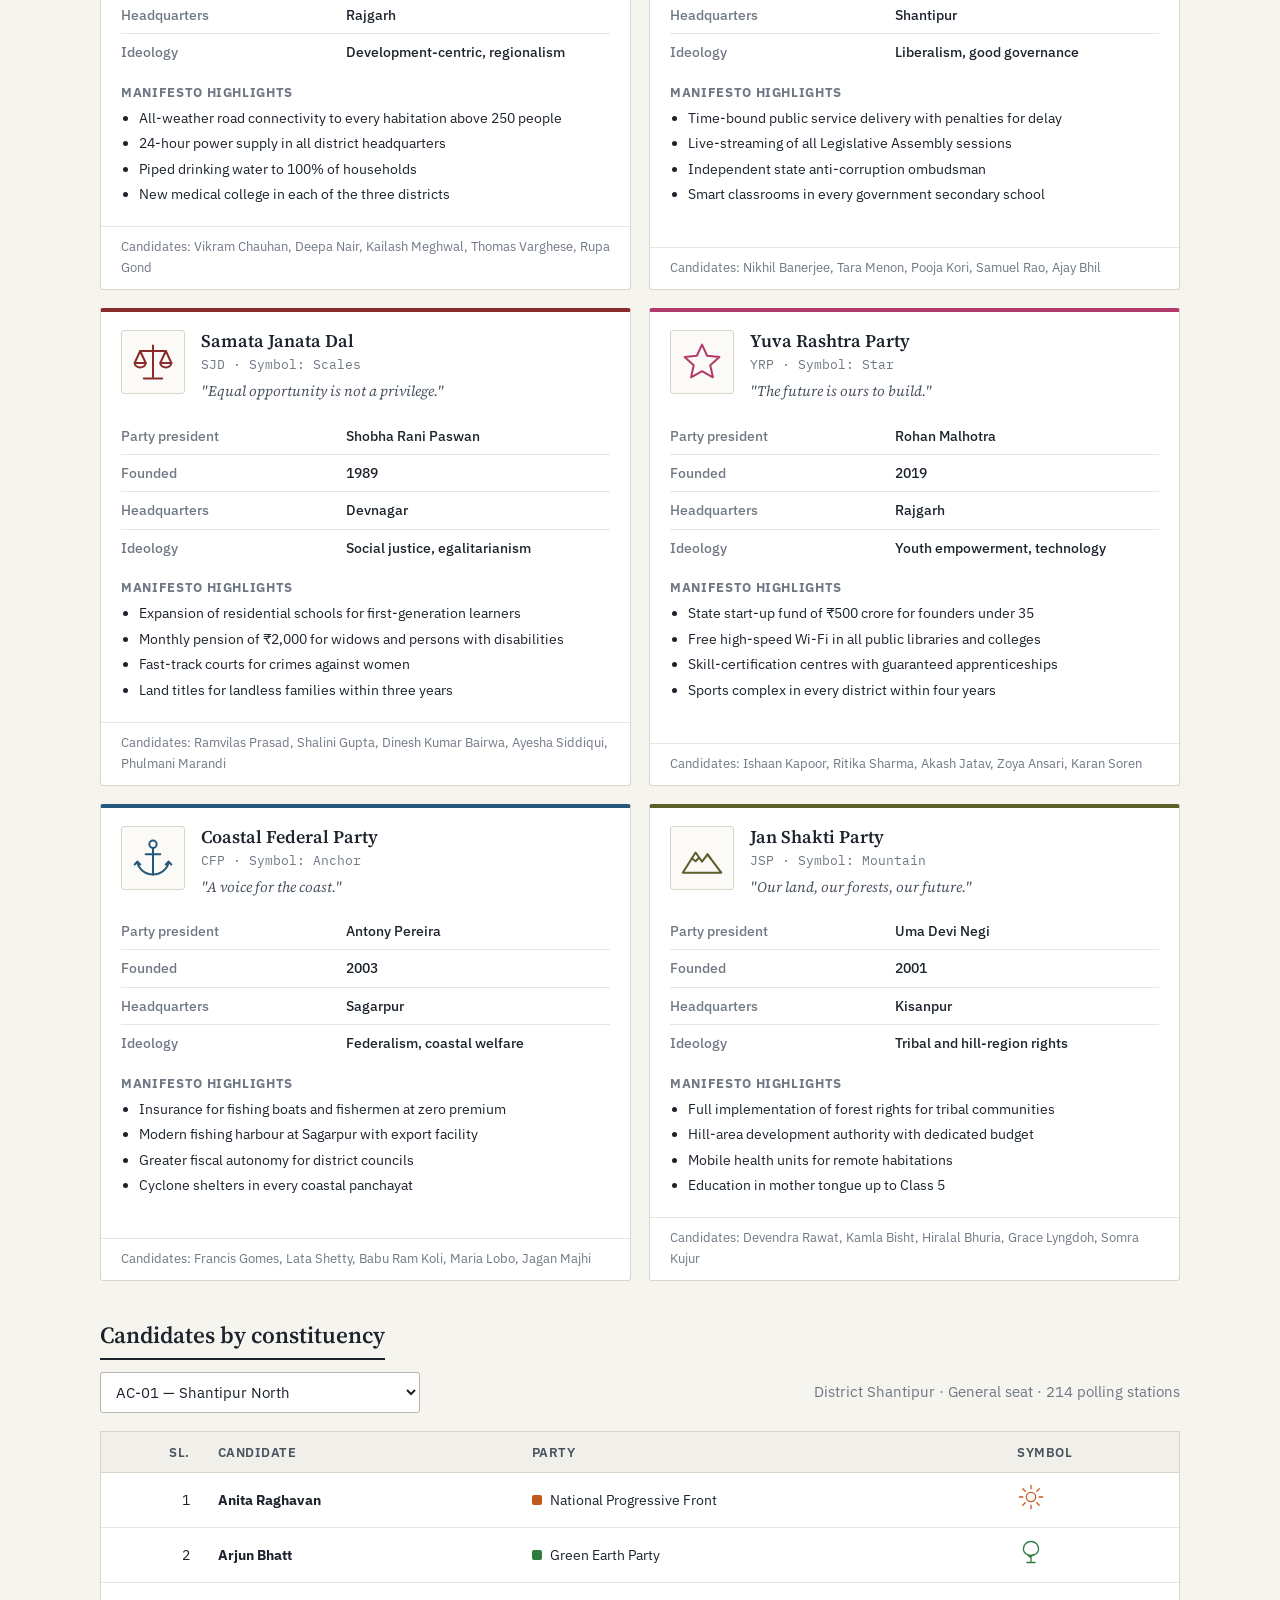
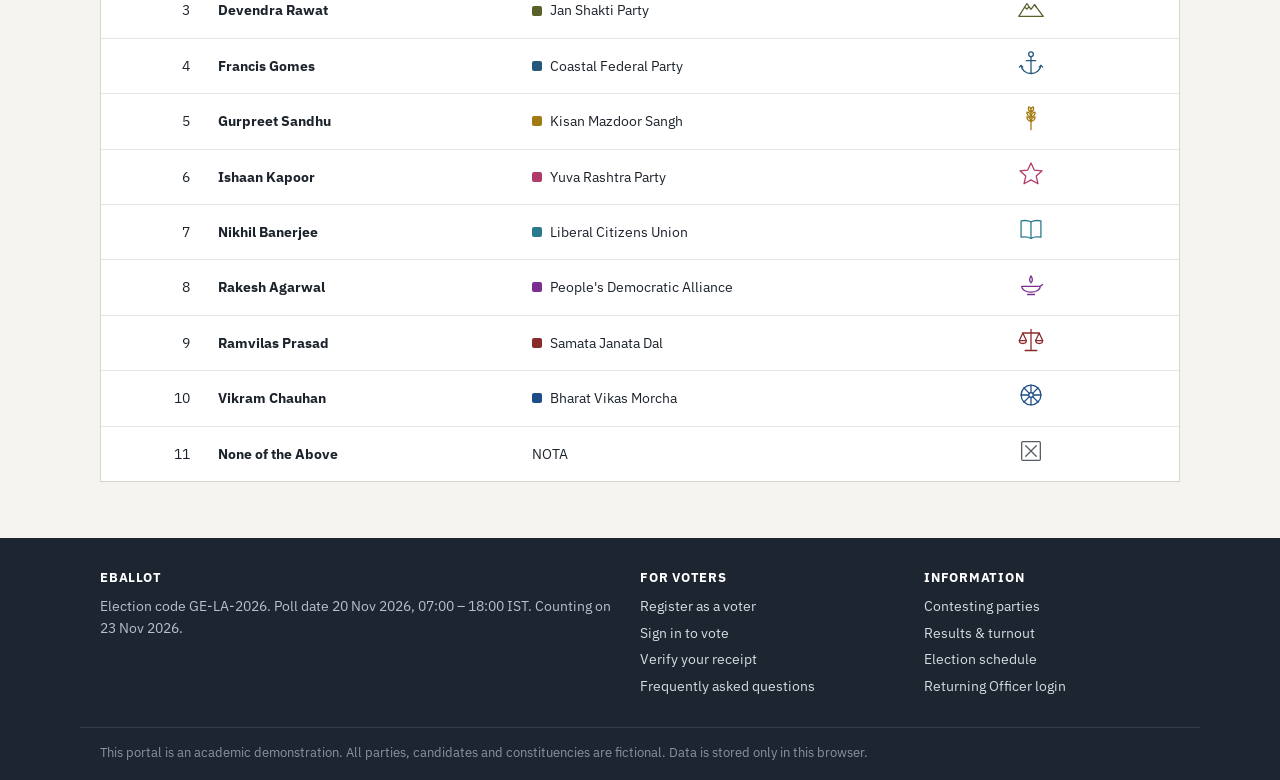
<file: parties.html>
<!doctype html>
<html lang="en">
<head>
  <meta charset="utf-8">
  <meta name="viewport" content="width=device-width, initial-scale=1">
  <title>Parties &amp; Candidates — eBallot</title>
  <link rel="stylesheet" href="assets/css/style.css">
</head>
<body>
<header id="site-header"></header>

<main>
  <div class="wrap">
    <div class="page-head">
      <div class="crumbs"><a href="index.html">Home</a> / Parties &amp; Candidates</div>
      <h1>Contesting parties and candidates</h1>
      <p>Ten recognised parties are contesting all five assembly constituencies. Party details and manifesto
        highlights are as submitted with the nomination papers.</p>
    </div>

    <div class="toolbar">
      <input type="search" id="q" placeholder="Search party, leader or candidate" aria-label="Search parties">
      <span class="muted" id="count"></span>
    </div>

    <div class="party-grid" id="parties"></div>

    <section class="section">
      <h2>Candidates by constituency</h2>
      <div class="toolbar">
        <label for="ac" class="hidden">Constituency</label>
        <select id="ac" style="max-width:320px"></select>
        <span class="muted" id="ac-meta"></span>
      </div>
      <div class="table-wrap">
        <table class="data">
          <thead><tr><th class="num">Sl.</th><th>Candidate</th><th>Party</th><th>Symbol</th></tr></thead>
          <tbody id="cands"></tbody>
        </table>
      </div>
    </section>
  </div>
</main>

<footer id="site-footer"></footer>

<script src="assets/js/data.js"></script>
<script src="assets/js/store.js"></script>
<script src="assets/js/ui.js"></script>
<script>
UI.boot(() => {
  const grid = document.getElementById("parties");
  const q = document.getElementById("q");

  function renderParties() {
    const term = q.value.trim().toLowerCase();
    const list = PARTIES.filter(p => !term ||
      [p.name, p.id, p.leader, p.ideology, ...p.candidates].join(" ").toLowerCase().includes(term));
    document.getElementById("count").textContent = `${list.length} of ${PARTIES.length} parties`;
    grid.innerHTML = list.map(p => `
      <article class="party-card" style="--pc:${p.color}">
        <header>
          <div class="sym-box">${symbolSvg(p.symbol, 44, p.color)}</div>
          <div>
            <h3>${UI.esc(p.name)}</h3>
            <div class="abbr">${p.id} · Symbol: ${p.symbolName}</div>
            <p class="tagline">"${UI.esc(p.tagline)}"</p>
          </div>
        </header>
        <div class="body">
          <table class="kv">
            <tr><th>Party president</th><td>${UI.esc(p.leader)}</td></tr>
            <tr><th>Founded</th><td>${p.founded}</td></tr>
            <tr><th>Headquarters</th><td>${p.hq}</td></tr>
            <tr><th>Ideology</th><td>${p.ideology}</td></tr>
          </table>
          <h4>Manifesto highlights</h4>
          <ul>${p.manifesto.map(m => `<li>${UI.esc(m)}</li>`).join("")}</ul>
        </div>
        <footer>Candidates: ${p.candidates.map(UI.esc).join(", ")}</footer>
      </article>`).join("") || `<p class="muted">No party matches “${UI.esc(term)}”.</p>`;
  }
  q.addEventListener("input", renderParties);
  renderParties();

  const ac = document.getElementById("ac");
  ac.innerHTML = CONSTITUENCIES.map(c => `<option value="${c.id}">${c.id} — ${c.name}</option>`).join("");
  function renderCands() {
    const c = constituencyById(ac.value);
    document.getElementById("ac-meta").textContent = `District ${c.district} · ${c.category} seat · ${c.booths} polling stations`;
    const rows = PARTIES.map(p => ({ name: candidateFor(p.id, c.id), p }))
      .sort((a, b) => a.name.localeCompare(b.name));
    document.getElementById("cands").innerHTML = rows.map((r, i) => `
      <tr><td class="num">${i + 1}</td><td><strong>${UI.esc(r.name)}</strong></td>
      <td><span class="party-chip"><span class="dot" style="background:${r.p.color}"></span>${r.p.name}</span></td>
      <td>${symbolSvg(r.p.symbol, 28, r.p.color)}</td></tr>`).join("") +
      `<tr><td class="num">${rows.length + 1}</td><td><strong>None of the Above</strong></td><td>NOTA</td><td>${symbolSvg("nota", 28, NOTA.color)}</td></tr>`;
  }
  ac.addEventListener("change", renderCands);
  renderCands();
});
</script>
</body>
</html>
</file>
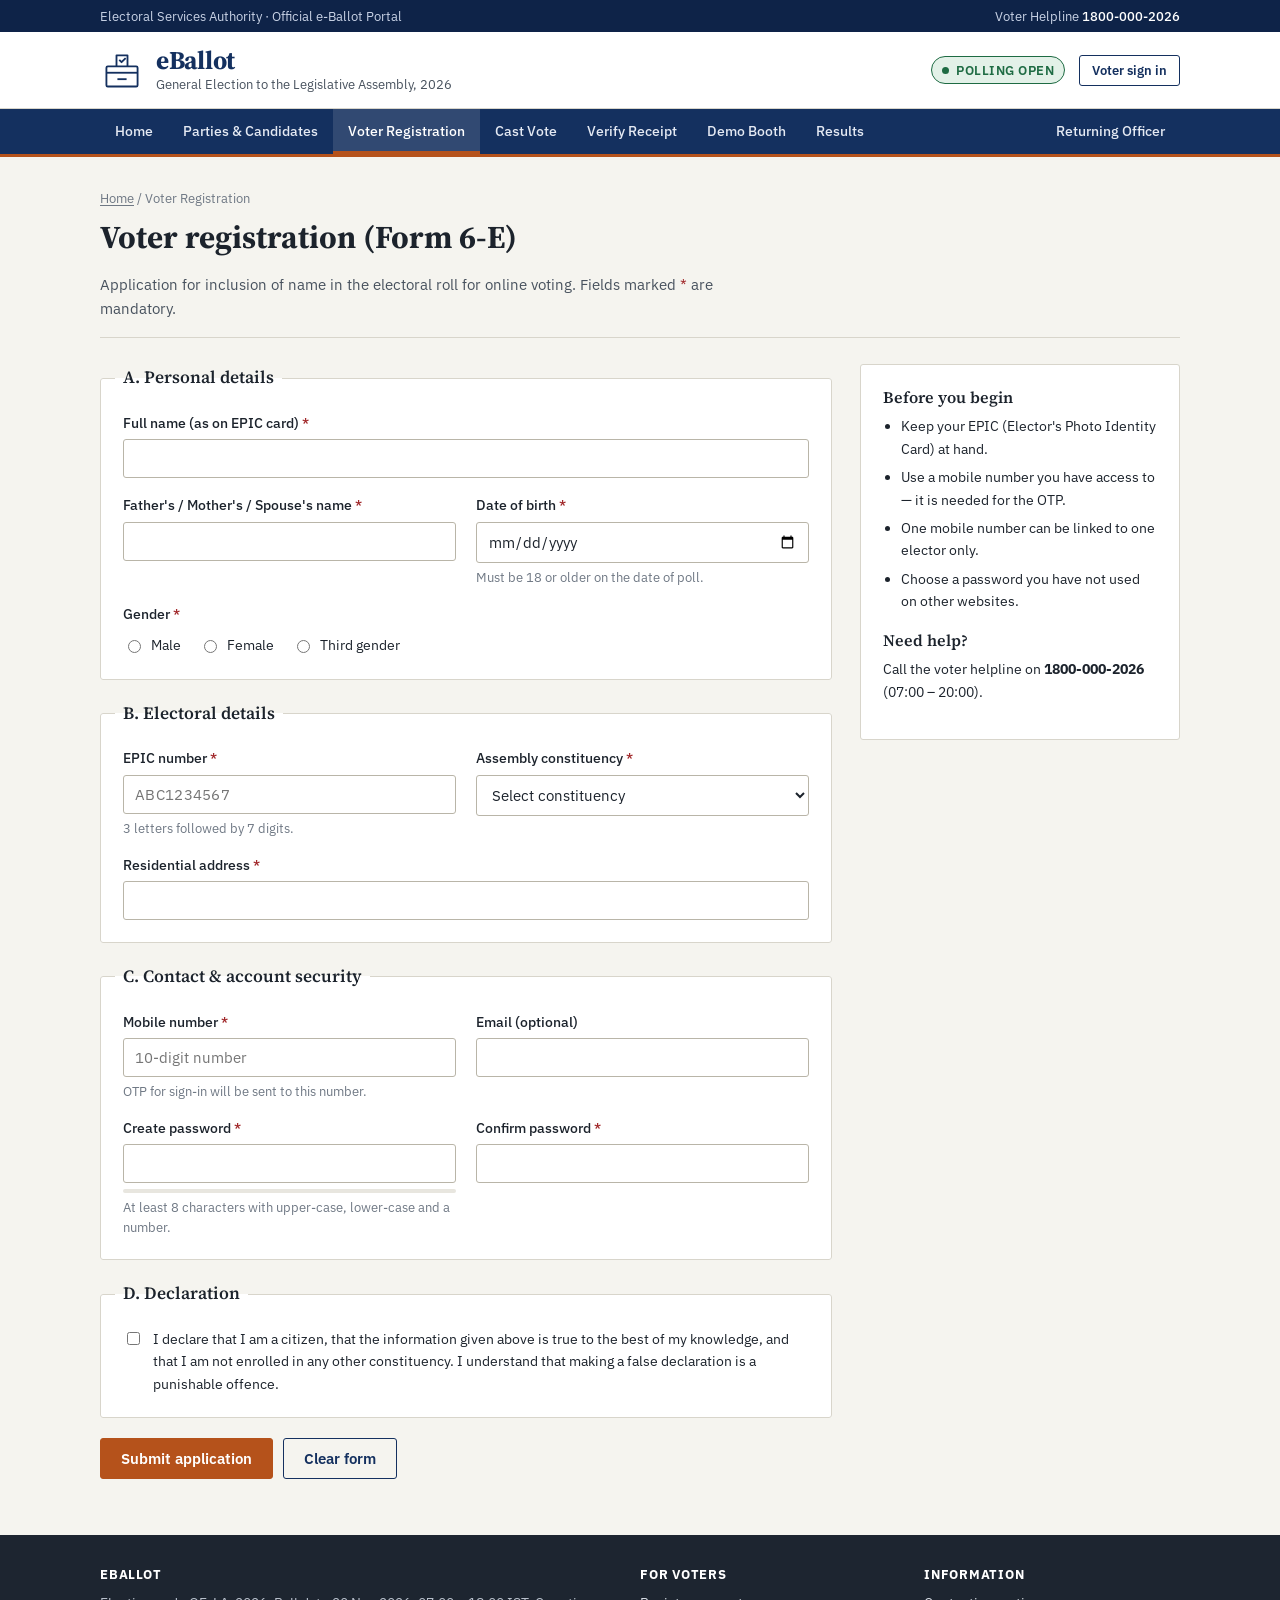
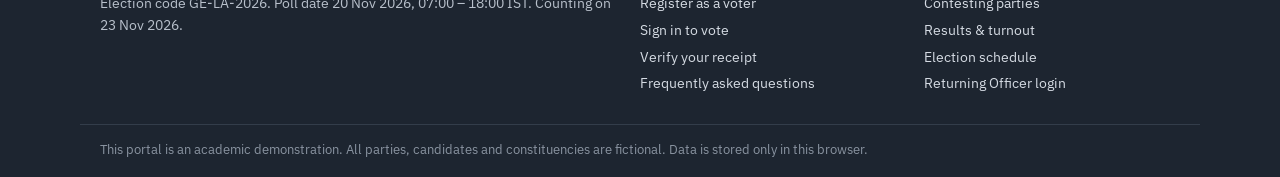
<file: register.html>
<!doctype html>
<html lang="en">
<head>
  <meta charset="utf-8">
  <meta name="viewport" content="width=device-width, initial-scale=1">
  <title>Voter Registration — eBallot</title>
  <link rel="stylesheet" href="assets/css/style.css">
</head>
<body>
<header id="site-header"></header>

<main>
  <div class="wrap">
    <div class="page-head">
      <div class="crumbs"><a href="index.html">Home</a> / Voter Registration</div>
      <h1>Voter registration (Form 6-E)</h1>
      <p>Application for inclusion of name in the electoral roll for online voting. Fields marked
        <span class="req">*</span> are mandatory.</p>
    </div>

    <div class="split">
      <div>
        <form id="reg" novalidate>
          <fieldset>
            <legend>A. Personal details</legend>
            <div class="form-grid">
              <div class="field full"><label for="name">Full name (as on EPIC card) <span class="req">*</span></label>
                <input type="text" id="name" autocomplete="name" maxlength="60"></div>
              <div class="field"><label for="father">Father's / Mother's / Spouse's name <span class="req">*</span></label>
                <input type="text" id="father" maxlength="60"></div>
              <div class="field"><label for="dob">Date of birth <span class="req">*</span></label>
                <input type="date" id="dob"><p class="hint">Must be 18 or older on the date of poll.</p></div>
              <div class="field full"><span class="label">Gender <span class="req">*</span></span>
                <div class="radio-row" role="radiogroup">
                  <label><input type="radio" name="gender" value="Male"> Male</label>
                  <label><input type="radio" name="gender" value="Female"> Female</label>
                  <label><input type="radio" name="gender" value="Other"> Third gender</label>
                </div><input type="hidden" id="gender-anchor"></div>
            </div>
          </fieldset>

          <fieldset>
            <legend>B. Electoral details</legend>
            <div class="form-grid">
              <div class="field"><label for="epic">EPIC number <span class="req">*</span></label>
                <input type="text" id="epic" class="mono" maxlength="10" placeholder="ABC1234567" autocomplete="off">
                <p class="hint">3 letters followed by 7 digits.</p></div>
              <div class="field"><label for="ac">Assembly constituency <span class="req">*</span></label>
                <select id="ac"><option value="">Select constituency</option></select></div>
              <div class="field full"><label for="addr">Residential address <span class="req">*</span></label>
                <input type="text" id="addr" maxlength="120" autocomplete="street-address"></div>
            </div>
          </fieldset>

          <fieldset>
            <legend>C. Contact &amp; account security</legend>
            <div class="form-grid">
              <div class="field"><label for="mobile">Mobile number <span class="req">*</span></label>
                <input type="tel" id="mobile" maxlength="10" inputmode="numeric" placeholder="10-digit number" autocomplete="tel-national">
                <p class="hint">OTP for sign-in will be sent to this number.</p></div>
              <div class="field"><label for="email">Email (optional)</label>
                <input type="email" id="email" maxlength="80" autocomplete="email"></div>
              <div class="field"><label for="pw">Create password <span class="req">*</span></label>
                <input type="password" id="pw" autocomplete="new-password">
                <div class="pw-meter"><span id="pw-bar"></span></div>
                <p class="hint" id="pw-hint">At least 8 characters with upper-case, lower-case and a number.</p></div>
              <div class="field"><label for="pw2">Confirm password <span class="req">*</span></label>
                <input type="password" id="pw2" autocomplete="new-password"></div>
            </div>
          </fieldset>

          <fieldset>
            <legend>D. Declaration</legend>
            <div class="field">
              <div class="check"><input type="checkbox" id="decl">
                <label for="decl">I declare that I am a citizen, that the information given above is true to the best of my
                  knowledge, and that I am not enrolled in any other constituency. I understand that making a false
                  declaration is a punishable offence.</label></div>
            </div>
          </fieldset>

          <div class="btn-row">
            <button type="submit" class="btn btn-accent" id="submit">Submit application</button>
            <button type="reset" class="btn btn-outline">Clear form</button>
          </div>
        </form>

        <div id="done" class="hidden">
          <div class="notice notice-ok"><strong>Registration successful</strong>
            Your name has been added to the electoral roll for online voting.</div>
          <div class="card">
            <table class="kv" id="done-kv"></table>
            <div class="btn-row" style="margin-top:18px">
              <a class="btn" href="login.html">Proceed to sign in</a>
              <a class="btn btn-outline" href="index.html">Back to home</a>
            </div>
          </div>
        </div>
      </div>

      <aside class="card side-list">
        <h3>Before you begin</h3>
        <ul class="plain">
          <li>Keep your EPIC (Elector's Photo Identity Card) at hand.</li>
          <li>Use a mobile number you have access to — it is needed for the OTP.</li>
          <li>One mobile number can be linked to one elector only.</li>
          <li>Choose a password you have not used on other websites.</li>
        </ul>
        <h3 style="margin-top:18px">Need help?</h3>
        <p>Call the voter helpline on <strong id="help"></strong> (07:00 – 20:00).</p>
      </aside>
    </div>
  </div>
</main>

<footer id="site-footer"></footer>

<script src="assets/js/data.js"></script>
<script src="assets/js/store.js"></script>
<script src="assets/js/ui.js"></script>
<script>
UI.boot(() => {
  const $ = id => document.getElementById(id);
  $("help").textContent = ELECTION.helpline;
  $("ac").insertAdjacentHTML("beforeend",
    CONSTITUENCIES.map(c => `<option value="${c.id}">${c.id} — ${c.name} (${c.district})</option>`).join(""));

  $("epic").addEventListener("input", e => { e.target.value = e.target.value.toUpperCase().replace(/[^A-Z0-9]/g, ""); });
  $("mobile").addEventListener("input", e => { e.target.value = e.target.value.replace(/\D/g, ""); });

  function strength(pw) {
    let s = 0;
    if (pw.length >= 8) s++;
    if (pw.length >= 12) s++;
    if (/[A-Z]/.test(pw) && /[a-z]/.test(pw)) s++;
    if (/\d/.test(pw)) s++;
    if (/[^A-Za-z0-9]/.test(pw)) s++;
    return s;
  }
  $("pw").addEventListener("input", () => {
    const s = strength($("pw").value);
    const colours = ["#a1282a", "#a1282a", "#c07a12", "#c07a12", "#1e6b43", "#1e6b43"];
    const words = ["Too weak", "Weak", "Fair", "Good", "Strong", "Very strong"];
    $("pw-bar").style.width = (s / 5 * 100) + "%";
    $("pw-bar").style.background = colours[s];
    $("pw-hint").textContent = $("pw").value ? `Strength: ${words[s]}` : "At least 8 characters with upper-case, lower-case and a number.";
  });

  function ageOn(dob, onDate) {
    const d = new Date(dob), t = new Date(onDate);
    let a = t.getFullYear() - d.getFullYear();
    if (t.getMonth() < d.getMonth() || (t.getMonth() === d.getMonth() && t.getDate() < d.getDate())) a--;
    return a;
  }

  function validate() {
    let ok = true;
    const check = (el, msg) => { UI.fieldError(el, msg); if (msg) ok = false; };
    const name = $("name").value.trim();
    check($("name"), !name ? "Enter your full name." : !/^[A-Za-z .'-]{3,}$/.test(name) ? "Use letters only (minimum 3 characters)." : "");
    check($("father"), $("father").value.trim().length < 3 ? "Enter the name of your relative." : "");
    const dob = $("dob").value;
    check($("dob"), !dob ? "Enter your date of birth." :
      new Date(dob) > new Date() ? "Date of birth cannot be in the future." :
      ageOn(dob, ELECTION.pollDate) < 18 ? "You must be at least 18 years old on the date of poll." :
      ageOn(dob, ELECTION.pollDate) > 120 ? "Check the date of birth." : "");
    const g = document.querySelector('input[name="gender"]:checked');
    check($("gender-anchor"), g ? "" : "Select a gender.");
    const epic = $("epic").value;
    check($("epic"), !/^[A-Z]{3}\d{7}$/.test(epic) ? "Enter a valid EPIC number, e.g. ABC1234567." :
      Store.getVoter(epic) ? "This EPIC number is already registered." : "");
    check($("ac"), $("ac").value ? "" : "Select your assembly constituency.");
    check($("addr"), $("addr").value.trim().length < 8 ? "Enter your full residential address." : "");
    check($("mobile"), /^[6-9]\d{9}$/.test($("mobile").value) ? "" : "Enter a valid 10-digit mobile number.");
    const em = $("email").value.trim();
    check($("email"), em && !/^[^\s@]+@[^\s@]+\.[^\s@]{2,}$/.test(em) ? "Enter a valid email address." : "");
    const pw = $("pw").value;
    check($("pw"), pw.length < 8 || !/[A-Z]/.test(pw) || !/[a-z]/.test(pw) || !/\d/.test(pw)
      ? "Password must have 8+ characters, upper-case, lower-case and a number." : "");
    check($("pw2"), pw !== $("pw2").value || !pw ? "Passwords do not match." : "");
    check($("decl"), $("decl").checked ? "" : "You must accept the declaration.");
    return ok;
  }

  $("reg").addEventListener("reset", () => {
    document.querySelectorAll(".field.has-error").forEach(f => f.classList.remove("has-error"));
    document.querySelectorAll(".err").forEach(e => e.textContent = "");
    $("pw-bar").style.width = 0;
  });

  $("reg").addEventListener("submit", async e => {
    e.preventDefault();
    if (!validate()) {
      const first = document.querySelector(".has-error input, .has-error select");
      if (first) first.focus();
      UI.toast("Please correct the highlighted fields.", "error");
      return;
    }
    $("submit").disabled = true;
    try {
      const v = await Store.registerVoter({
        voterId: $("epic").value, name: $("name").value.trim(), fatherName: $("father").value.trim(),
        dob: $("dob").value, gender: document.querySelector('input[name="gender"]:checked').value,
        mobile: $("mobile").value, email: $("email").value.trim(), address: $("addr").value.trim(),
        constituency: $("ac").value
      }, $("pw").value);
      const c = constituencyById(v.constituency);
      const ref = "REF/" + new Date().getFullYear() + "/" + v.voterId.slice(-5) + (100 + Store.randInt(900));
      $("done-kv").innerHTML = `
        <tr><th>Application reference</th><td class="mono">${ref}</td></tr>
        <tr><th>Name</th><td>${UI.esc(v.name)}</td></tr>
        <tr><th>EPIC number</th><td class="mono">${v.voterId}</td></tr>
        <tr><th>Constituency</th><td>${c.id} — ${c.name}</td></tr>
        <tr><th>Registered mobile</th><td>XXXXXX${v.mobile.slice(-4)}</td></tr>
        <tr><th>Registered on</th><td>${UI.fmtDate(v.registeredAt, true)}</td></tr>`;
      $("reg").classList.add("hidden");
      $("done").classList.remove("hidden");
      window.scrollTo({ top: 0, behavior: "smooth" });
    } catch (err) {
      UI.toast(UI.esc(err.message), "error");
      $("submit").disabled = false;
    }
  });
});
</script>
</body>
</html>
</file>
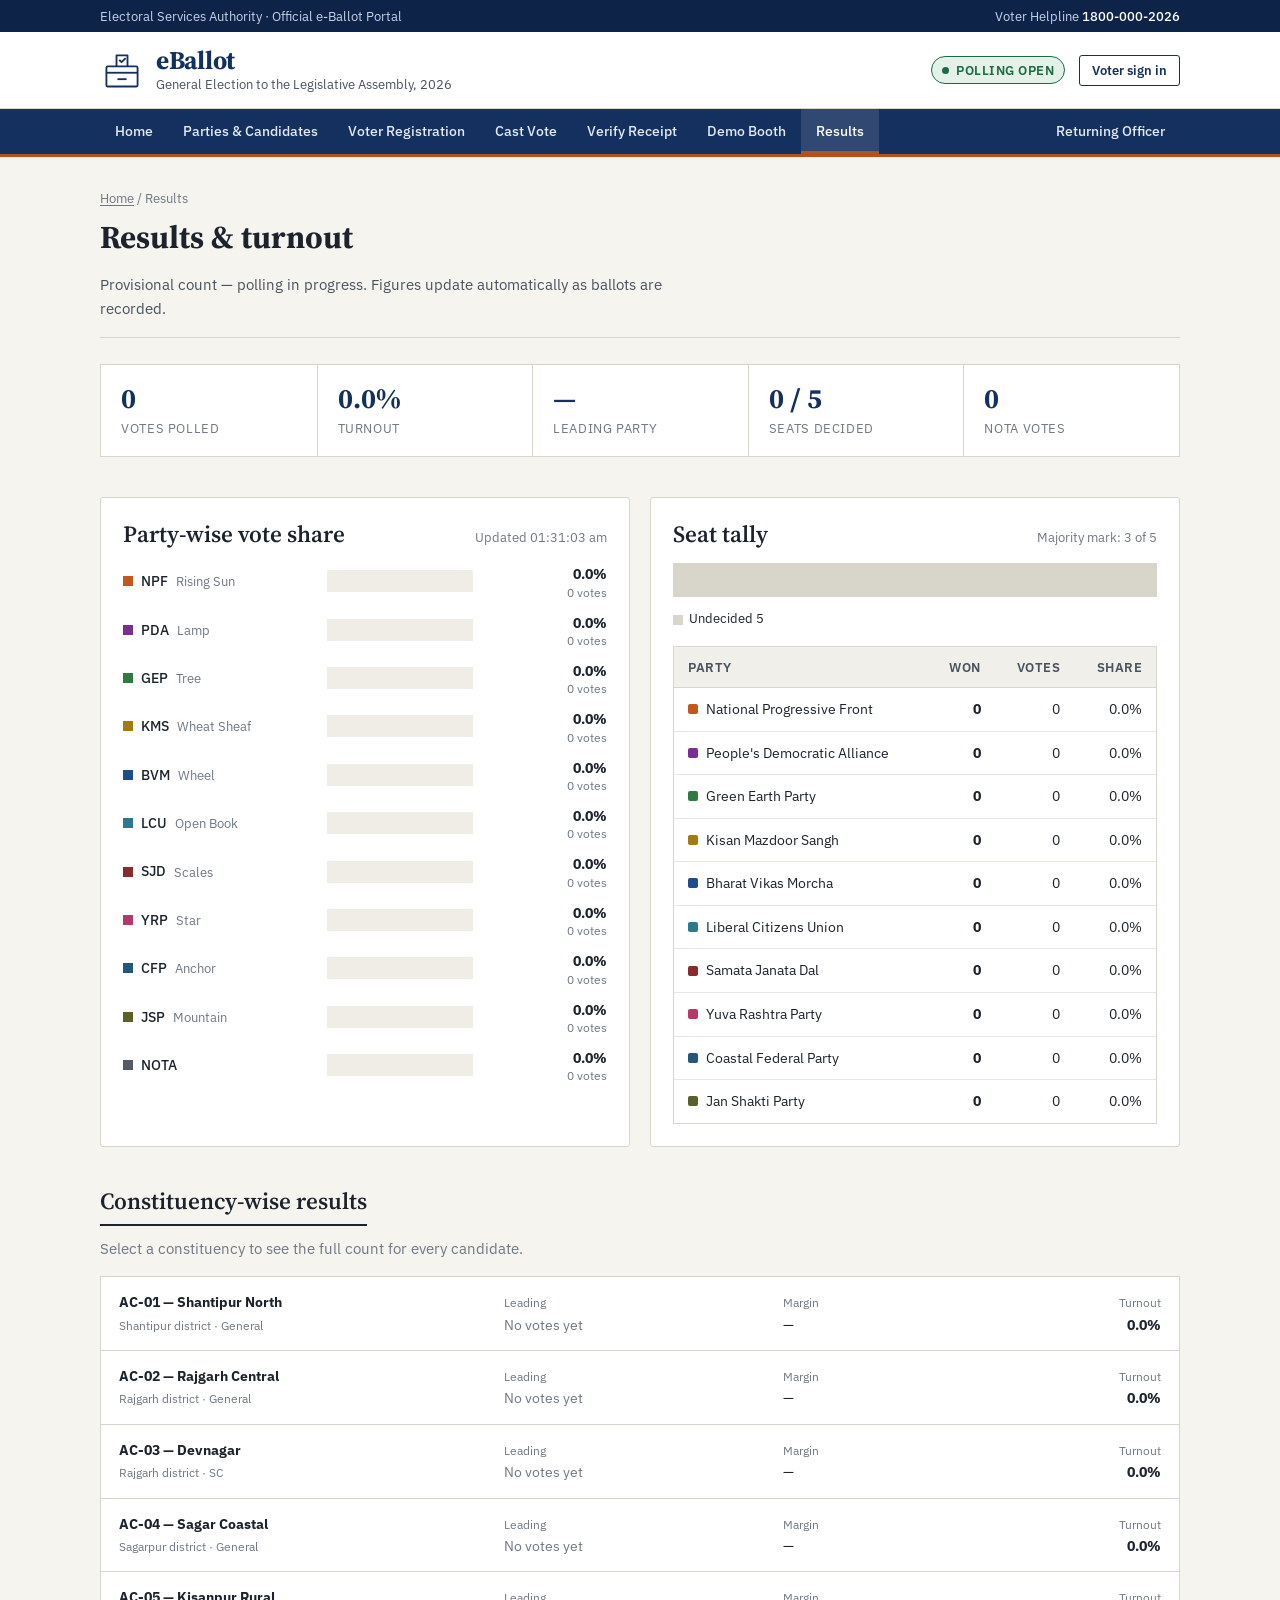
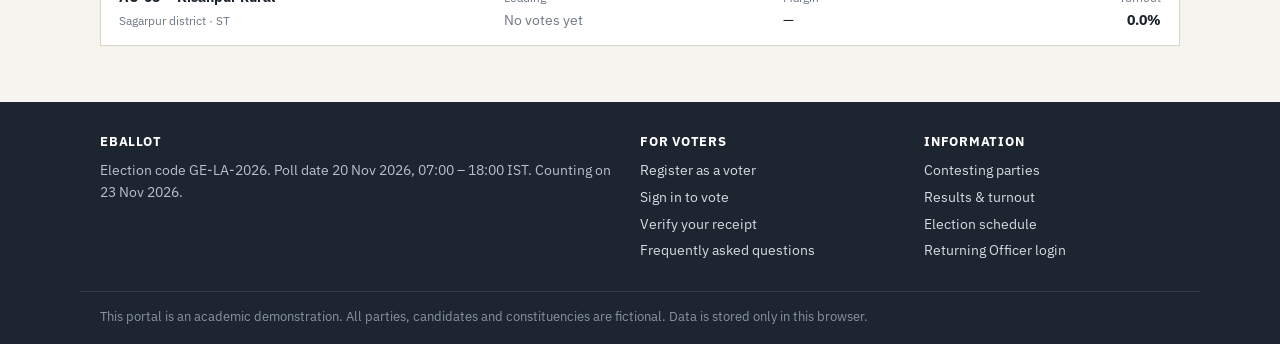
<file: results.html>
<!doctype html>
<html lang="en">
<head>
  <meta charset="utf-8">
  <meta name="viewport" content="width=device-width, initial-scale=1">
  <title>Results — eBallot</title>
  <link rel="stylesheet" href="assets/css/style.css">
</head>
<body>
<header id="site-header"></header>

<main>
  <div class="wrap">
    <div class="page-head">
      <div class="crumbs"><a href="index.html">Home</a> / Results</div>
      <h1>Results &amp; turnout</h1>
      <p id="sub">Figures update automatically as ballots are recorded.</p>
    </div>

    <div id="hidden-msg" class="hidden">
      <div class="notice notice-warn"><strong>Results not yet published</strong>
        The Returning Officer has not released results for public view. Please check again on the counting date.</div>
    </div>

    <div id="content" class="hidden">
      <div class="stats" style="margin-top:0">
        <div class="stat"><div class="v" id="s-total"></div><div class="l">Votes polled</div></div>
        <div class="stat"><div class="v" id="s-turn"></div><div class="l">Turnout</div></div>
        <div class="stat"><div class="v" id="s-lead"></div><div class="l">Leading party</div></div>
        <div class="stat"><div class="v" id="s-seats"></div><div class="l">Seats decided</div></div>
        <div class="stat"><div class="v" id="s-nota"></div><div class="l">NOTA votes</div></div>
      </div>

      <div class="grid grid-2 section">
        <section class="card">
          <div class="card-head"><h2>Party-wise vote share</h2><small id="upd"></small></div>
          <div class="bars" id="bars"></div>
        </section>
        <section class="card">
          <div class="card-head"><h2>Seat tally</h2><small><span id="majority"></span></small></div>
          <div class="seat-strip" id="strip"></div>
          <div class="legend" id="legend"></div>
          <div class="table-wrap" style="margin-top:16px">
            <table class="data">
              <thead><tr><th>Party</th><th class="num">Won</th><th class="num">Votes</th><th class="num">Share</th></tr></thead>
              <tbody id="seat-body"></tbody>
            </table>
          </div>
        </section>
      </div>

      <section class="section">
        <h2>Constituency-wise results</h2>
        <p class="muted">Select a constituency to see the full count for every candidate.</p>
        <div id="consts"></div>
      </section>
    </div>
  </div>
</main>

<footer id="site-footer"></footer>

<script src="assets/js/data.js"></script>
<script src="assets/js/store.js"></script>
<script src="assets/js/ui.js"></script>
<script>
UI.boot(() => {
  const $ = id => document.getElementById(id);
  const opened = new Set();

  function render() {
    const e = Store.db.election;
    if (!e.resultsPublished) {
      $("hidden-msg").classList.remove("hidden"); $("content").classList.add("hidden"); return;
    }
    $("hidden-msg").classList.add("hidden"); $("content").classList.remove("hidden");
    const t = Store.tally();
    const status = e.status === "closed" ? "Final count — polling closed." : "Provisional count — polling in progress.";
    $("sub").textContent = `${status} Figures update automatically as ballots are recorded.`;
    $("upd").textContent = "Updated " + new Date().toLocaleTimeString("en-IN", { hour: "2-digit", minute: "2-digit", second: "2-digit" });

    const all = [...PARTIES, NOTA];
    const ranked = all.slice().sort((a, b) => t.byParty[b.id] - t.byParty[a.id]);
    const max = Math.max(1, ...Object.values(t.byParty));
    const share = id => t.total ? t.byParty[id] / t.total : 0;

    $("s-total").textContent = UI.num(t.total);
    $("s-turn").textContent = UI.pct(t.turnout);
    const leadParty = PARTIES.slice().sort((a, b) => t.byParty[b.id] - t.byParty[a.id])[0];
    $("s-lead").textContent = t.total ? leadParty.id : "—";
    const decided = Object.values(t.seats).reduce((s, n) => s + n, 0);
    $("s-seats").textContent = `${decided} / ${CONSTITUENCIES.length}`;
    $("s-nota").textContent = UI.num(t.byParty.NOTA);

    $("bars").innerHTML = ranked.map(p => `
      <div class="bar-row">
        <div class="name"><span class="dot" style="width:10px;height:10px;background:${p.color};display:inline-block"></span>${p.id}
          <span class="muted" style="font-weight:400;font-size:12.5px">${p.id === "NOTA" ? "" : p.symbolName}</span></div>
        <div class="bar-track"><div class="bar-fill" style="width:${t.byParty[p.id] / max * 100}%;background:${p.color}"></div></div>
        <div class="val"><strong>${UI.pct(share(p.id))}</strong><small class="muted">${UI.num(t.byParty[p.id])} votes</small></div>
      </div>`).join("");

    const need = Math.floor(CONSTITUENCIES.length / 2) + 1;
    $("majority").textContent = `Majority mark: ${need} of ${CONSTITUENCIES.length}`;
    const seatParties = PARTIES.filter(p => t.seats[p.id] > 0).sort((a, b) => t.seats[b.id] - t.seats[a.id]);
    const undecided = CONSTITUENCIES.length - decided;
    $("strip").innerHTML = seatParties.map(p =>
      `<span title="${p.name}: ${t.seats[p.id]}" style="flex:${t.seats[p.id]};background:${p.color}"></span>`).join("") +
      (undecided ? `<span title="Undecided: ${undecided}" style="flex:${undecided};background:#d8d5cb"></span>` : "");
    $("legend").innerHTML = seatParties.map(p => `<span><i style="background:${p.color}"></i>${p.id} ${t.seats[p.id]}</span>`).join("") +
      (undecided ? `<span><i style="background:#d8d5cb"></i>Undecided ${undecided}</span>` : "");
    $("seat-body").innerHTML = PARTIES.slice().sort((a, b) => t.seats[b.id] - t.seats[a.id] || t.byParty[b.id] - t.byParty[a.id]).map(p => `
      <tr><td><span class="party-chip"><span class="dot" style="background:${p.color}"></span>${p.name}</span></td>
      <td class="num"><strong>${t.seats[p.id]}</strong></td><td class="num">${UI.num(t.byParty[p.id])}</td><td class="num">${UI.pct(share(p.id))}</td></tr>`).join("");

    $("consts").innerHTML = CONSTITUENCIES.map(c => {
      const r = t.byConst[c.id];
      const w = r.winner && r.winner !== "TIE" ? partyById(r.winner) : null;
      const label = w ? `<span class="party-chip"><span class="dot" style="background:${w.color}"></span>${candidateFor(w.id, c.id)} (${w.id})</span>`
        : r.winner === "TIE" ? '<span class="tag tag-warn">Tie</span>' : '<span class="muted">No votes yet</span>';
      const rows = [...PARTIES, NOTA].map(p => ({ p, v: r.votes[p.id] })).sort((a, b) => b.v - a.v);
      return `<details class="const-card" data-id="${c.id}" ${opened.has(c.id) ? "open" : ""}>
        <summary>
          <div><strong>${c.id} — ${c.name}</strong><br><small class="muted">${c.district} district · ${c.category}</small></div>
          <div><small class="muted">${e.status === "closed" ? "Winner" : "Leading"}</small><br>${label}</div>
          <div><small class="muted">Margin</small><br>${w ? UI.num(r.margin) + " votes" : "—"}</div>
          <div style="text-align:right"><small class="muted">Turnout</small><br><strong>${r.registered ? UI.pct(r.total / r.registered) : "—"}</strong></div>
        </summary>
        <div class="inner">
          <div class="table-wrap"><table class="data">
            <thead><tr><th>Candidate</th><th>Party</th><th class="num">Votes</th><th class="num">Share</th></tr></thead>
            <tbody>${rows.map(({ p, v }) => `<tr>
              <td>${p.id === "NOTA" ? "None of the Above" : UI.esc(candidateFor(p.id, c.id))}</td>
              <td><span class="party-chip"><span class="dot" style="background:${p.color}"></span>${p.id}</span></td>
              <td class="num">${UI.num(v)}</td><td class="num">${r.total ? UI.pct(v / r.total) : "—"}</td></tr>`).join("")}</tbody>
          </table></div>
          <p class="muted" style="margin:10px 0 0;font-size:13px">Electors: ${UI.num(r.registered)} · Votes polled: ${UI.num(r.total)} · Polling stations: ${c.booths}</p>
        </div>
      </details>`;
    }).join("");
    document.querySelectorAll(".const-card").forEach(d =>
      d.addEventListener("toggle", () => d.open ? opened.add(d.dataset.id) : opened.delete(d.dataset.id)));
  }

  render();
  document.addEventListener("store:changed", () => { render(); UI.header(); });
});
</script>
</body>
</html>
</file>
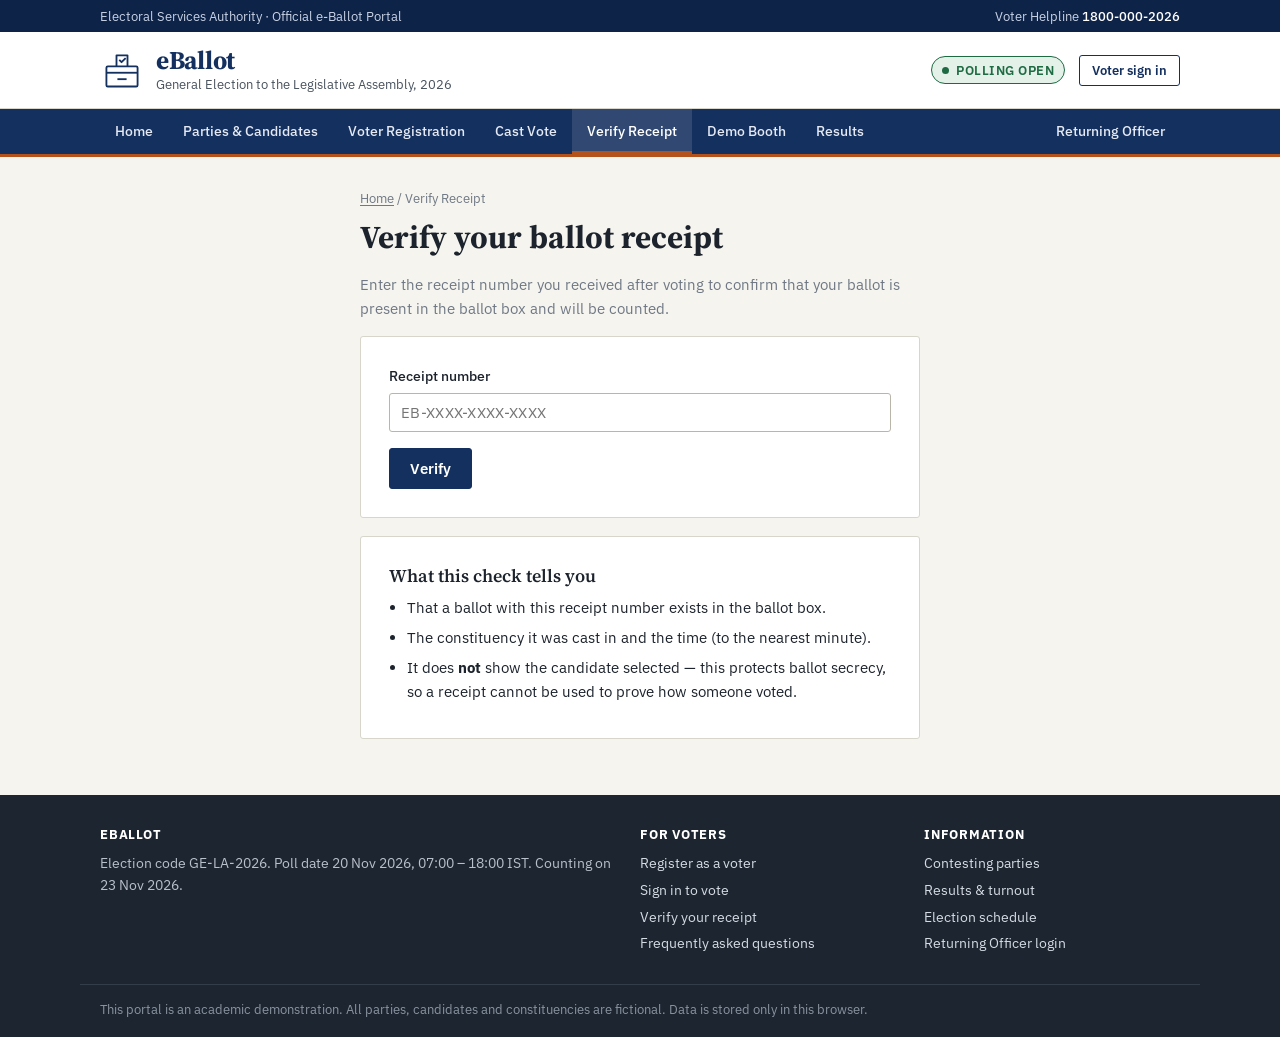
<file: verify.html>
<!doctype html>
<html lang="en">
<head>
  <meta charset="utf-8">
  <meta name="viewport" content="width=device-width, initial-scale=1">
  <title>Verify Receipt — eBallot</title>
  <link rel="stylesheet" href="assets/css/style.css">
</head>
<body>
<header id="site-header"></header>

<main>
  <div class="wrap">
    <div class="auth-box" style="max-width:560px">
      <div class="crumbs"><a href="index.html">Home</a> / Verify Receipt</div>
      <h1>Verify your ballot receipt</h1>
      <p class="muted">Enter the receipt number you received after voting to confirm that your ballot is present
        in the ballot box and will be counted.</p>

      <div class="card">
        <form id="f" novalidate>
          <div class="field"><label for="code">Receipt number</label>
            <input type="text" id="code" class="mono" placeholder="EB-XXXX-XXXX-XXXX" maxlength="17" autocomplete="off"></div>
          <button class="btn" type="submit">Verify</button>
        </form>
      </div>

      <div id="out" style="margin-top:18px"></div>

      <div class="card" style="margin-top:18px">
        <h3>What this check tells you</h3>
        <ul class="plain">
          <li>That a ballot with this receipt number exists in the ballot box.</li>
          <li>The constituency it was cast in and the time (to the nearest minute).</li>
          <li>It does <strong>not</strong> show the candidate selected — this protects ballot secrecy, so a receipt cannot be used to prove how someone voted.</li>
        </ul>
      </div>
    </div>
  </div>
</main>

<footer id="site-footer"></footer>

<script src="assets/js/data.js"></script>
<script src="assets/js/store.js"></script>
<script src="assets/js/ui.js"></script>
<script>
UI.boot(() => {
  const code = document.getElementById("code");
  code.addEventListener("input", () => {
    let v = code.value.toUpperCase().replace(/[^A-Z0-9]/g, "");
    if (v.startsWith("EB")) v = v.slice(2);
    v = v.slice(0, 12);
    code.value = v ? "EB-" + v.match(/.{1,4}/g).join("-") : "";
  });
  document.getElementById("f").addEventListener("submit", e => {
    e.preventDefault();
    const out = document.getElementById("out");
    if (!/^EB-[0-9A-F]{4}-[0-9A-F]{4}-[0-9A-F]{4}$/.test(code.value)) {
      UI.fieldError(code, "Receipt numbers look like EB-1A2B-3C4D-5E6F.");
      out.innerHTML = "";
      return;
    }
    UI.fieldError(code, "");
    const r = Store.findReceipt(code.value);
    if (!r) {
      out.innerHTML = `<div class="notice notice-danger"><strong>No ballot found</strong>
        No ballot with receipt <span class="mono">${UI.esc(code.value)}</span> exists. Check the number and try again,
        or contact the helpline on ${ELECTION.helpline}.</div>`;
      return;
    }
    const c = constituencyById(r.constituency);
    out.innerHTML = `<div class="notice notice-ok"><strong>Ballot verified</strong>This ballot is recorded and will be counted.</div>
      <div class="card"><table class="kv">
        <tr><th>Receipt number</th><td class="mono">${r.receipt}</td></tr>
        <tr><th>Election</th><td>${ELECTION.code}</td></tr>
        <tr><th>Constituency</th><td>${c.id} — ${c.name}</td></tr>
        <tr><th>Recorded at</th><td>${UI.fmtDate(r.castAt, true)}</td></tr>
        <tr><th>Status</th><td><span class="tag tag-ok">In ballot box</span></td></tr>
      </table></div>`;
  });
});
</script>
</body>
</html>
</file>
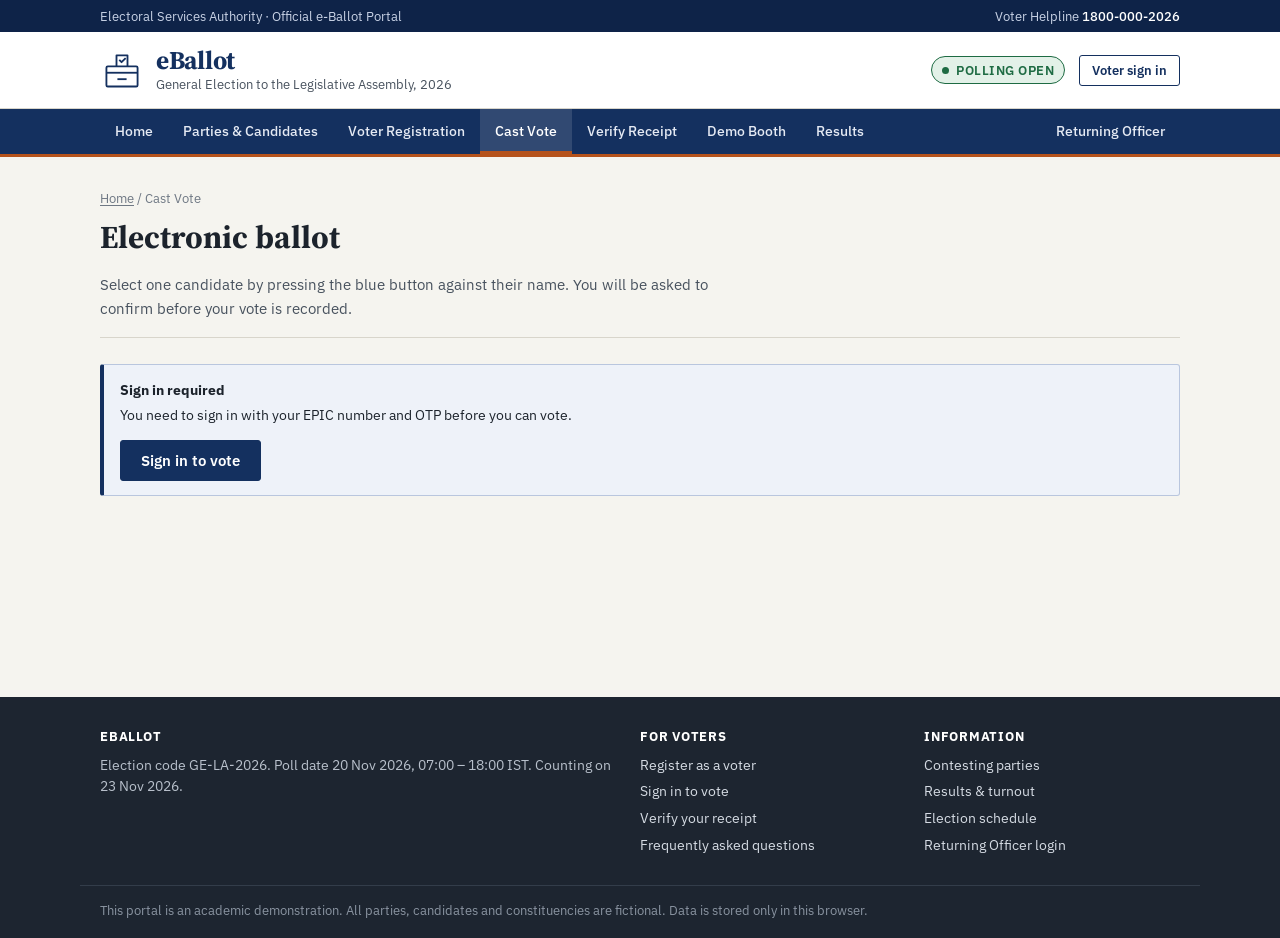
<file: vote.html>
<!doctype html>
<html lang="en">
<head>
  <meta charset="utf-8">
  <meta name="viewport" content="width=device-width, initial-scale=1">
  <title>Cast Vote — eBallot</title>
  <link rel="stylesheet" href="assets/css/style.css">
</head>
<body>
<header id="site-header"></header>

<main>
  <div class="wrap">
    <div class="page-head no-print">
      <div class="crumbs"><a href="index.html">Home</a> / Cast Vote</div>
      <h1>Electronic ballot</h1>
      <p>Select one candidate by pressing the blue button against their name. You will be asked to confirm before
        your vote is recorded.</p>
    </div>

    <div id="msg"></div>

    <section id="ballot-view" class="hidden">
      <div class="voter-strip">
        <div><div class="l">Elector</div><div class="v" id="v-name"></div></div>
        <div><div class="l">EPIC number</div><div class="v mono" id="v-epic"></div></div>
        <div><div class="l">Constituency</div><div class="v" id="v-ac"></div></div>
        <div><div class="l">Polling station</div><div class="v" id="v-ps"></div></div>
      </div>

      <div class="ballot" role="radiogroup" aria-label="Ballot">
        <div class="ballot-head">
          <strong id="b-title"></strong>
          <span>Ballot unit · <span class="mono" id="b-serial"></span></span>
        </div>
        <div id="rows"></div>
      </div>

      <div class="ballot-actions">
        <span class="timer" id="timer"></span>
        <div class="btn-row">
          <button class="btn btn-outline" id="clear" disabled>Clear selection</button>
          <button class="btn btn-accent" id="review" disabled>Review &amp; cast vote</button>
        </div>
      </div>
    </section>

    <section id="receipt-view" class="hidden">
      <div class="receipt">
        <div class="receipt-top">
          <h2>Your vote has been recorded</h2>
          <p>Thank you for participating in the election.</p>
        </div>
        <div class="receipt-body">
          <p>Your receipt number is:</p>
          <div class="receipt-code" id="r-code"></div>
          <table class="kv">
            <tr><th>Election</th><td id="r-el"></td></tr>
            <tr><th>Constituency</th><td id="r-ac"></td></tr>
            <tr><th>Recorded at</th><td id="r-at"></td></tr>
            <tr><th>Elector</th><td class="mono" id="r-epic"></td></tr>
          </table>
          <div class="notice notice-info" style="margin-top:18px">
            <strong>Keep this number safe</strong>
            You can use it on the <a href="verify.html">Verify Receipt</a> page to confirm your ballot is in the
            ballot box. For secrecy, the receipt does not show which candidate you selected.
          </div>
          <div class="btn-row no-print">
            <button class="btn" onclick="window.print()">Print receipt</button>
            <button class="btn btn-outline" id="copy">Copy number</button>
            <a class="btn btn-outline" href="index.html" id="finish">Finish &amp; sign out</a>
          </div>
        </div>
      </div>
    </section>
  </div>
</main>

<dialog id="confirm" aria-labelledby="c-title">
  <div class="dlg-head"><h2 id="c-title">Confirm your vote</h2></div>
  <div class="dlg-body">
    <p>You have selected:</p>
    <div class="confirm-choice" id="c-choice"></div>
    <p class="muted" style="font-size:13.5px">Once cast, your vote cannot be changed or withdrawn.</p>
  </div>
  <div class="dlg-foot">
    <button class="btn btn-outline" id="c-cancel">Go back</button>
    <button class="btn btn-accent" id="c-ok">Cast my vote</button>
  </div>
</dialog>

<footer id="site-footer"></footer>

<script src="assets/js/data.js"></script>
<script src="assets/js/store.js"></script>
<script src="assets/js/ui.js"></script>
<script>
UI.boot(() => {
  const $ = id => document.getElementById(id);
  const msg = (kind, title, body) => { $("msg").innerHTML = `<div class="notice notice-${kind}"><strong>${title}</strong>${body}</div>`; };

  const s = Store.Session.get();
  if (!s) {
    msg("info", "Sign in required", `<p>You need to sign in with your EPIC number and OTP before you can vote.</p>
      <a class="btn" href="login.html">Sign in to vote</a>`);
    return;
  }
  const voter = Store.getVoter(s.voterId);
  if (!voter) { Store.Session.end(); location.replace("login.html"); return; }
  const c = constituencyById(voter.constituency);

  if (voter.hasVoted) {
    msg("ok", "You have already voted", `<p>A vote was recorded against EPIC ${Store.maskId(voter.voterId)} on
      ${UI.fmtDate(voter.votedAt, true)}. Each elector may vote only once.</p>
      <div class="btn-row"><a class="btn" href="verify.html">Verify your receipt</a><a class="btn btn-outline" href="results.html">View results</a></div>`);
    return;
  }
  const status = Store.db.election.status;
  if (status !== "open") {
    msg(status === "closed" ? "danger" : "warn", UI.statusLabel(status),
      `<p>${status === "closed" ? "The poll has closed. Votes can no longer be cast." : "Polling has not started yet. Please return during polling hours."}</p>`);
    return;
  }

  // ---- render ballot ----
  $("ballot-view").classList.remove("hidden");
  $("v-name").textContent = voter.name;
  $("v-epic").textContent = Store.maskId(voter.voterId);
  $("v-ac").textContent = `${c.id} — ${c.name}`;
  const ps = 1 + (parseInt(voter.voterId.slice(-3), 10) % c.booths);
  $("v-ps").textContent = `PS-${String(ps).padStart(3, "0")}`;
  $("b-title").textContent = `${c.id} ${c.name} Assembly Constituency`;
  $("b-serial").textContent = `BU-${c.id.slice(-2)}${String(ps).padStart(3, "0")}`;

  const options = PARTIES.map(p => ({ id: p.id, cand: candidateFor(p.id, c.id), party: p.name, symbol: p.symbol, color: p.color }))
    .sort((a, b) => a.cand.localeCompare(b.cand));
  options.push({ id: "NOTA", cand: "None of the Above", party: "NOTA", symbol: "nota", color: NOTA.color });

  $("rows").innerHTML = options.map((o, i) => `
    <div class="ballot-row ${o.id === "NOTA" ? "nota" : ""}" data-id="${o.id}" role="radio" aria-checked="false" tabindex="0"
         aria-label="${i + 1}. ${UI.esc(o.cand)}, ${UI.esc(o.party)}">
      <div class="sl">${i + 1}</div>
      <div class="cand"><strong>${UI.esc(o.cand)}</strong><span>${UI.esc(o.party)}</span></div>
      <div class="symc">${symbolSvg(o.symbol, 36, o.color)}</div>
      <div class="pick"><span class="lamp-dot"></span><button class="pick-btn" tabindex="-1" aria-hidden="true"></button></div>
    </div>`).join("");

  let selected = null;
  function select(id) {
    selected = id;
    document.querySelectorAll(".ballot-row").forEach(r => {
      const on = r.dataset.id === id;
      r.classList.toggle("selected", on);
      r.setAttribute("aria-checked", on);
    });
    $("review").disabled = !id;
    $("clear").disabled = !id;
  }
  document.querySelectorAll(".ballot-row").forEach(r => {
    r.addEventListener("click", () => select(r.dataset.id));
    r.addEventListener("keydown", e => {
      if (e.key === " " || e.key === "Enter") { e.preventDefault(); select(r.dataset.id); }
      if (e.key === "ArrowDown") { e.preventDefault(); (r.nextElementSibling || r).focus(); }
      if (e.key === "ArrowUp") { e.preventDefault(); (r.previousElementSibling || r).focus(); }
    });
  });
  $("clear").onclick = () => select(null);

  // ---- session timer ----
  const timerEl = $("timer");
  const t = setInterval(() => {
    const left = Math.max(0, Math.round((s.expires - Date.now()) / 1000));
    timerEl.textContent = `Session expires in ${Math.floor(left / 60)}:${String(left % 60).padStart(2, "0")}`;
    timerEl.classList.toggle("low", left < 60);
    if (!left) {
      clearInterval(t);
      Store.Session.end();
      $("confirm").open && $("confirm").close();
      $("ballot-view").classList.add("hidden");
      msg("warn", "Session expired", `<p>For your security the voting session has ended. No vote was recorded.</p><a class="btn" href="login.html">Sign in again</a>`);
    }
  }, 1000);

  // ---- confirm & cast ----
  const dlg = $("confirm");
  $("review").onclick = () => {
    const o = options.find(x => x.id === selected);
    $("c-choice").innerHTML = `${symbolSvg(o.symbol, 44, o.color)}<div><strong style="font-size:16px">${UI.esc(o.cand)}</strong><br>
      <span class="muted">${UI.esc(o.party)}</span></div>`;
    dlg.showModal();
  };
  $("c-cancel").onclick = () => dlg.close();
  $("c-ok").onclick = async () => {
    $("c-ok").disabled = true;
    try {
      const r = await Store.castVote(voter.voterId, selected);
      clearInterval(t);
      dlg.close();
      $("ballot-view").classList.add("hidden");
      document.querySelector(".page-head").classList.add("hidden");
      $("receipt-view").classList.remove("hidden");
      $("r-code").textContent = r.receipt;
      $("r-el").textContent = ELECTION.code;
      $("r-ac").textContent = `${c.id} — ${c.name}`;
      $("r-at").textContent = UI.fmtDate(r.castAt, true);
      $("r-epic").textContent = Store.maskId(voter.voterId);
      UI.header();
      window.scrollTo({ top: 0, behavior: "smooth" });
    } catch (err) {
      dlg.close();
      UI.toast(UI.esc(err.message), "error");
      $("c-ok").disabled = false;
    }
  };
  $("copy").onclick = () => navigator.clipboard.writeText($("r-code").textContent).then(() => UI.toast("Receipt number copied.", "ok"));
  $("finish").onclick = () => Store.Session.end();
});
</script>
</body>
</html>
</file>
<file: assets/css/style.css>
/* ==================================================================
   eBallot — stylesheet
   Restrained, document-like design in the style of a public-service
   portal: serif headings, ruled tables, one accent colour.
================================================================== */

@import url("https://fonts.googleapis.com/css2?family=Source+Serif+4:opsz,wght@8..60,500;8..60,600;8..60,700&family=IBM+Plex+Sans:wght@400;500;600&family=IBM+Plex+Mono:wght@500&display=swap");

:root {
  --ink: #1c232c;
  --ink-2: #48525e;
  --ink-3: #6f7884;
  --paper: #f5f4ef;
  --card: #ffffff;
  --line: #d8d5cb;
  --line-2: #e8e6df;
  --navy: #14305f;
  --navy-2: #0e2348;
  --accent: #b5521b;
  --accent-soft: #f6e7dc;
  --ok: #1e6b43;
  --ok-soft: #e3f1e8;
  --warn: #8a5b00;
  --warn-soft: #fbf1db;
  --danger: #a1282a;
  --danger-soft: #f8e3e3;
  --focus: #2f6fd6;
  --serif: "Source Serif 4", Georgia, "Times New Roman", serif;
  --sans: "IBM Plex Sans", "Segoe UI", system-ui, sans-serif;
  --mono: "IBM Plex Mono", Consolas, monospace;
  --radius: 3px;
  --wrap: 1120px;
}

* { box-sizing: border-box; }
html { -webkit-text-size-adjust: 100%; }
body {
  margin: 0;
  background: var(--paper);
  color: var(--ink);
  font: 15px/1.6 var(--sans);
}
img, svg { max-width: 100%; }
a { color: var(--navy); text-underline-offset: 2px; }
a:hover { color: var(--accent); }
:focus-visible { outline: 2px solid var(--focus); outline-offset: 2px; }

h1, h2, h3, h4 { font-family: var(--serif); color: var(--ink); line-height: 1.25; margin: 0 0 .5em; }
h1 { font-size: 2rem; font-weight: 700; }
h2 { font-size: 1.45rem; font-weight: 600; }
h3 { font-size: 1.12rem; font-weight: 600; }
p { margin: 0 0 1em; }
small, .muted { color: var(--ink-3); }
.mono { font-family: var(--mono); letter-spacing: .02em; }

.wrap { max-width: var(--wrap); margin: 0 auto; padding: 0 20px; }

/* ---------- header ---------- */
.gov-strip { background: var(--navy-2); color: #c9d3e6; font-size: 12.5px; }
.gov-strip .wrap { display: flex; justify-content: space-between; gap: 12px; padding-top: 6px; padding-bottom: 6px; }
.gov-strip strong { color: #fff; font-weight: 500; }

.masthead { background: var(--card); border-bottom: 1px solid var(--line); }
.masthead .wrap { display: flex; align-items: center; justify-content: space-between; gap: 16px; padding-top: 14px; padding-bottom: 14px; flex-wrap: wrap; }
.brand { display: flex; align-items: center; gap: 12px; text-decoration: none; color: var(--navy); }
.brand-name { display: block; font-family: var(--serif); font-size: 1.6rem; font-weight: 700; line-height: 1.1; letter-spacing: -.01em; }
.brand-sub { display: block; font-size: 12.5px; color: var(--ink-2); }
.masthead-meta { display: flex; align-items: center; gap: 14px; font-size: 13.5px; flex-wrap: wrap; }
.who strong { font-family: var(--mono); font-weight: 500; }

.status-pill { display: inline-flex; align-items: center; gap: 7px; font-size: 12.5px; font-weight: 600; padding: 3px 10px; border: 1px solid; border-radius: 20px; text-transform: uppercase; letter-spacing: .04em; }
.status-pill::before { content: ""; width: 7px; height: 7px; border-radius: 50%; background: currentColor; }
.status-open { color: var(--ok); background: var(--ok-soft); }
.status-closed { color: var(--danger); background: var(--danger-soft); }
.status-scheduled { color: var(--warn); background: var(--warn-soft); }

.mainnav { background: var(--navy); border-bottom: 3px solid var(--accent); }
.mainnav ul { list-style: none; margin: 0; padding: 0; display: flex; flex-wrap: wrap; }
.mainnav a { display: block; color: #e4e9f3; text-decoration: none; padding: 11px 15px; font-size: 14px; font-weight: 500; }
.mainnav a:hover { background: rgba(255,255,255,.08); color: #fff; }
.mainnav a[aria-current="page"] { background: rgba(255,255,255,.12); color: #fff; box-shadow: inset 0 -3px 0 var(--accent); }
.mainnav .nav-admin { margin-left: auto; }
.nav-toggle { display: none; }

/* ---------- layout ---------- */
main { padding: 32px 0 56px; min-height: 60vh; }
.page-head { margin-bottom: 26px; padding-bottom: 16px; border-bottom: 1px solid var(--line); }
.page-head p { color: var(--ink-2); max-width: 70ch; margin: 0; }
.crumbs { font-size: 13px; color: var(--ink-3); margin-bottom: 8px; }
.crumbs a { color: var(--ink-3); }

.grid { display: grid; gap: 20px; }
.grid-2 { grid-template-columns: repeat(2, 1fr); }
.grid-3 { grid-template-columns: repeat(3, 1fr); }
.grid-4 { grid-template-columns: repeat(4, 1fr); }
.split { display: grid; grid-template-columns: minmax(0, 1fr) 320px; gap: 28px; align-items: start; }

.card { background: var(--card); border: 1px solid var(--line); border-radius: var(--radius); padding: 22px; }
.card > h2:first-child, .card > h3:first-child { margin-top: 0; }
.card-head { display: flex; align-items: baseline; justify-content: space-between; gap: 12px; margin-bottom: 14px; flex-wrap: wrap; }
.card-head h2, .card-head h3 { margin: 0; }
.section { margin-top: 40px; }
.section > h2 { padding-bottom: 8px; border-bottom: 2px solid var(--ink); display: inline-block; }

/* ---------- buttons ---------- */
.btn { display: inline-flex; align-items: center; justify-content: center; gap: 8px; font: 600 14.5px var(--sans); padding: 10px 20px; border: 1px solid var(--navy); background: var(--navy); color: #fff; border-radius: var(--radius); cursor: pointer; text-decoration: none; transition: background .15s; }
.btn:hover { background: var(--navy-2); color: #fff; }
.btn:disabled { opacity: .5; cursor: not-allowed; }
.btn-accent { background: var(--accent); border-color: var(--accent); }
.btn-accent:hover { background: #973f10; }
.btn-outline { background: transparent; color: var(--navy); }
.btn-outline:hover { background: var(--navy); color: #fff; }
.btn-danger { background: var(--danger); border-color: var(--danger); }
.btn-danger:hover { background: #7f1d1f; }
.btn-sm { padding: 6px 12px; font-size: 13px; }
.btn-block { width: 100%; }
.link-btn:disabled { color: var(--ink-3); text-decoration: none; cursor: default; }
.link-btn { background: none; border: 0; padding: 0; color: var(--navy); text-decoration: underline; font: inherit; cursor: pointer; }
.btn-row { display: flex; gap: 10px; flex-wrap: wrap; }

/* ---------- home ---------- */
.hero { background: var(--card); border: 1px solid var(--line); border-left: 5px solid var(--accent); padding: 30px 32px; display: grid; grid-template-columns: 1.4fr 1fr; gap: 32px; }
.hero h1 { font-size: 2.2rem; margin-bottom: .35em; }
.hero .lead { font-size: 1.05rem; color: var(--ink-2); }
.kv { width: 100%; border-collapse: collapse; font-size: 14px; }
.kv th { text-align: left; font-weight: 500; color: var(--ink-3); padding: 7px 12px 7px 0; width: 46%; vertical-align: top; }
.kv td { padding: 7px 0; font-weight: 500; }
.kv tr + tr th, .kv tr + tr td { border-top: 1px solid var(--line-2); }
.eyebrow { font-size: 12px; text-transform: uppercase; letter-spacing: .09em; color: var(--accent); font-weight: 600; margin-bottom: 8px; }

.stats { display: grid; grid-template-columns: repeat(5, 1fr); border: 1px solid var(--line); background: var(--card); margin-top: 20px; }
.stat { padding: 18px 20px; }
.stat + .stat { border-left: 1px solid var(--line); }
.stat .v { font-family: var(--serif); font-size: 1.75rem; font-weight: 700; color: var(--navy); line-height: 1.1; }
.stat .l { font-size: 12.5px; color: var(--ink-3); text-transform: uppercase; letter-spacing: .05em; margin-top: 4px; }

.actions { display: grid; grid-template-columns: repeat(4, 1fr); gap: 16px; margin-top: 20px; }
.action { display: block; background: var(--card); border: 1px solid var(--line); padding: 18px 20px; text-decoration: none; color: var(--ink); border-radius: var(--radius); transition: border-color .15s; }
.action:hover { border-color: var(--navy); color: var(--ink); }
.action .n { font-family: var(--mono); font-size: 12px; color: var(--accent); }
.action h3 { margin: 4px 0 4px; color: var(--navy); }
.action p { font-size: 13.5px; color: var(--ink-2); margin: 0; }

.steps { counter-reset: s; list-style: none; padding: 0; margin: 0; display: grid; grid-template-columns: repeat(4, 1fr); gap: 0; border: 1px solid var(--line); background: var(--card); }
.steps li { padding: 20px; counter-increment: s; }
.steps li + li { border-left: 1px solid var(--line); }
.steps li::before { content: "Step " counter(s); display: block; font-size: 12px; font-weight: 600; letter-spacing: .06em; text-transform: uppercase; color: var(--accent); margin-bottom: 6px; }
.steps h3 { margin-bottom: 6px; }
.steps p { font-size: 13.5px; color: var(--ink-2); margin: 0; }

.notice { border: 1px solid; border-left-width: 4px; padding: 14px 16px; border-radius: var(--radius); margin-bottom: 18px; font-size: 14px; }
.notice strong { display: block; margin-bottom: 2px; }
.notice p:last-child { margin-bottom: 0; }
.notice-info { background: #eef2f9; border-color: #b9c6de; border-left-color: var(--navy); }
.notice-ok { background: var(--ok-soft); border-color: #b5d6c2; border-left-color: var(--ok); }
.notice-warn { background: var(--warn-soft); border-color: #e7d3a3; border-left-color: var(--warn); }
.notice-danger { background: var(--danger-soft); border-color: #e3b6b6; border-left-color: var(--danger); }

ul.plain { padding-left: 18px; margin: 0; }
ul.plain li { margin-bottom: 6px; }

details.faq { background: var(--card); border: 1px solid var(--line); border-top: 0; }
details.faq:first-of-type { border-top: 1px solid var(--line); }
details.faq summary { cursor: pointer; padding: 14px 18px; font-weight: 600; list-style: none; position: relative; padding-right: 40px; }
details.faq summary::-webkit-details-marker { display: none; }
details.faq summary::after { content: "+"; position: absolute; right: 18px; top: 11px; font-size: 20px; color: var(--ink-3); font-weight: 400; }
details.faq[open] summary::after { content: "−"; }
details.faq .ans { padding: 0 18px 16px; color: var(--ink-2); font-size: 14.5px; }

/* ---------- tables ---------- */
.table-wrap { overflow-x: auto; border: 1px solid var(--line); background: var(--card); }
table.data { width: 100%; border-collapse: collapse; font-size: 14px; }
table.data th { text-align: left; font-weight: 600; font-size: 12.5px; text-transform: uppercase; letter-spacing: .04em; color: var(--ink-2); background: #f0efe9; padding: 10px 14px; border-bottom: 1px solid var(--line); white-space: nowrap; }
table.data td { padding: 10px 14px; border-bottom: 1px solid var(--line-2); vertical-align: middle; }
table.data tr:last-child td { border-bottom: 0; }
table.data td.num, table.data th.num { text-align: right; font-variant-numeric: tabular-nums; }
table.data tbody tr:hover { background: #faf9f6; }

.party-chip { display: inline-flex; align-items: center; gap: 8px; }
.party-chip .dot { width: 10px; height: 10px; border-radius: 2px; flex: none; }
.tag { display: inline-block; font-size: 11.5px; font-weight: 600; padding: 2px 8px; border-radius: 2px; background: #eceae3; color: var(--ink-2); text-transform: uppercase; letter-spacing: .04em; }
.tag-ok { background: var(--ok-soft); color: var(--ok); }
.tag-warn { background: var(--warn-soft); color: var(--warn); }
.tag-danger { background: var(--danger-soft); color: var(--danger); }

/* ---------- forms ---------- */
fieldset { border: 1px solid var(--line); background: var(--card); padding: 20px 22px 6px; margin: 0 0 20px; border-radius: var(--radius); }
legend { font-family: var(--serif); font-weight: 600; font-size: 1.08rem; padding: 0 8px; margin-left: -8px; }
.form-grid { display: grid; grid-template-columns: repeat(2, 1fr); gap: 0 20px; }
.field { margin-bottom: 16px; }
.field.full { grid-column: 1 / -1; }
label, .label { display: block; font-weight: 500; font-size: 14px; margin-bottom: 5px; }
.req { color: var(--danger); }
.hint { font-size: 12.5px; color: var(--ink-3); margin: 4px 0 0; }
input[type=text], input[type=password], input[type=date], input[type=tel], input[type=email], input[type=search], select, textarea {
  width: 100%; font: 15px var(--sans); color: var(--ink); padding: 9px 11px; border: 1px solid #b9b5a8; border-radius: var(--radius); background: #fff;
}
input:focus, select:focus, textarea:focus { outline: none; border-color: var(--focus); box-shadow: 0 0 0 3px rgba(47,111,214,.18); }
.field.has-error input, .field.has-error select { border-color: var(--danger); }
.err { color: var(--danger); font-size: 13px; margin: 5px 0 0; }
.err:empty { display: none; }
.radio-row { display: flex; gap: 18px; flex-wrap: wrap; padding-top: 4px; }
.radio-row label, .check label { display: inline-flex; align-items: center; gap: 7px; font-weight: 400; margin: 0; }
.check { display: flex; gap: 10px; align-items: flex-start; font-size: 14px; }
.check input { margin-top: 4px; }
.pw-meter { height: 4px; background: var(--line-2); margin-top: 6px; border-radius: 2px; overflow: hidden; }
.pw-meter span { display: block; height: 100%; width: 0; transition: width .2s, background .2s; }
.otp-input { font-family: var(--mono) !important; font-size: 22px !important; letter-spacing: .5em; text-align: center; }

.auth-box { max-width: 460px; margin: 0 auto; }
.auth-box .card { padding: 28px; }
.side-list { font-size: 14px; }
.side-list h3 { font-size: 1rem; }

/* ---------- parties ---------- */
.toolbar { display: flex; gap: 12px; align-items: center; justify-content: space-between; margin-bottom: 18px; flex-wrap: wrap; }
.toolbar input[type=search] { max-width: 320px; }
.party-grid { display: grid; grid-template-columns: repeat(2, 1fr); gap: 18px; }
.party-card { background: var(--card); border: 1px solid var(--line); border-top: 4px solid var(--pc, var(--navy)); border-radius: var(--radius); display: flex; flex-direction: column; }
.party-card header { display: flex; gap: 16px; padding: 18px 20px 14px; align-items: flex-start; }
.sym-box { width: 64px; height: 64px; flex: none; border: 1px solid var(--line); display: grid; place-items: center; background: #fbfaf7; border-radius: var(--radius); }
.party-card h3 { margin: 0 0 2px; }
.party-card .abbr { font-family: var(--mono); font-size: 12.5px; color: var(--ink-3); }
.party-card .tagline { font-family: var(--serif); font-style: italic; color: var(--ink-2); margin: 6px 0 0; font-size: 14.5px; }
.party-card .body { padding: 0 20px 18px; font-size: 14px; flex: 1; }
.party-card .body h4 { font-size: 13px; font-family: var(--sans); text-transform: uppercase; letter-spacing: .05em; color: var(--ink-3); margin: 14px 0 6px; }
.party-card .body ul { margin: 0; padding-left: 18px; }
.party-card .body li { margin-bottom: 3px; }
.party-card footer { border-top: 1px solid var(--line-2); padding: 10px 20px; font-size: 13px; color: var(--ink-3); }

/* ---------- ballot ---------- */
.voter-strip { display: grid; grid-template-columns: repeat(4, 1fr); background: var(--card); border: 1px solid var(--line); margin-bottom: 22px; }
.voter-strip > div { padding: 12px 16px; }
.voter-strip > div + div { border-left: 1px solid var(--line); }
.voter-strip .l { font-size: 11.5px; text-transform: uppercase; letter-spacing: .05em; color: var(--ink-3); }
.voter-strip .v { font-weight: 600; }

.ballot { background: #e9e6dc; border: 1px solid #c9c4b4; padding: 14px; border-radius: 4px; }
.ballot-head { display: flex; justify-content: space-between; align-items: baseline; padding: 2px 6px 12px; font-size: 13px; color: var(--ink-2); flex-wrap: wrap; gap: 6px; }
.ballot-head strong { font-family: var(--serif); font-size: 1.05rem; color: var(--ink); }
.ballot-row { display: grid; grid-template-columns: 44px minmax(0, 1fr) 64px 130px; align-items: center; background: #fff; border: 1px solid #cfcab9; margin-bottom: 6px; cursor: pointer; transition: border-color .12s, box-shadow .12s; }
.ballot-row:last-child { margin-bottom: 0; }
.ballot-row > * { padding: 10px 12px; }
.ballot-row .sl { font-family: var(--mono); font-size: 15px; text-align: center; color: var(--ink-2); border-right: 1px solid var(--line-2); align-self: stretch; display: grid; place-items: center; }
.ballot-row .cand strong { display: block; font-size: 15.5px; }
.ballot-row .cand span { font-size: 13px; color: var(--ink-3); }
.ballot-row .symc { display: grid; place-items: center; border-left: 1px solid var(--line-2); border-right: 1px solid var(--line-2); align-self: stretch; }
.ballot-row .pick { display: flex; align-items: center; justify-content: center; gap: 10px; }
.lamp-dot { width: 14px; height: 14px; border-radius: 50%; background: #d8d3c4; border: 1px solid #b4ae9c; }
.pick-btn { width: 56px; height: 30px; border-radius: 15px; border: 1px solid #1f3d7a; background: #2a4f9a; box-shadow: inset 0 -3px 0 rgba(0,0,0,.25); cursor: pointer; }
.ballot-row:hover { border-color: var(--navy); }
.ballot-row.selected { border-color: var(--accent); box-shadow: 0 0 0 2px var(--accent); }
.ballot-row.selected .lamp-dot { background: #e2411f; border-color: #a52b10; box-shadow: 0 0 6px #e2411f; }
.ballot-row.nota .cand strong { color: var(--ink-2); }
.ballot-actions { display: flex; justify-content: space-between; align-items: center; margin-top: 18px; gap: 12px; flex-wrap: wrap; }
.timer { font-family: var(--mono); font-size: 13px; color: var(--ink-2); }
.timer.low { color: var(--danger); }

dialog { border: 1px solid var(--line); border-radius: 4px; padding: 0; max-width: 480px; width: calc(100% - 32px); color: var(--ink); }
dialog::backdrop { background: rgba(14, 22, 34, .55); }
.dlg-head { padding: 18px 22px 0; }
.dlg-body { padding: 8px 22px 18px; }
.dlg-foot { padding: 14px 22px; background: #f3f2ed; border-top: 1px solid var(--line); display: flex; justify-content: flex-end; gap: 10px; flex-wrap: wrap; }
.confirm-choice { display: flex; gap: 14px; align-items: center; border: 1px solid var(--line); padding: 14px; margin: 12px 0; background: #fbfaf7; }

.receipt { max-width: 560px; margin: 0 auto; background: #fff; border: 1px solid var(--line); }
.receipt-top { background: var(--ok); color: #fff; padding: 18px 24px; }
.receipt-top h2 { color: #fff; margin: 0; }
.receipt-top p { margin: 2px 0 0; opacity: .9; font-size: 14px; }
.receipt-body { padding: 22px 24px; }
.receipt-code { font-family: var(--mono); font-size: 1.5rem; letter-spacing: .06em; text-align: center; padding: 14px; border: 2px dashed var(--line); margin: 10px 0 18px; background: #fbfaf7; user-select: all; }

/* ---------- results ---------- */
.bars { display: grid; gap: 12px; }
.bar-row { display: grid; grid-template-columns: 190px minmax(0, 1fr) 120px; gap: 14px; align-items: center; font-size: 14px; }
.bar-row .name { display: flex; align-items: center; gap: 8px; font-weight: 500; }
.bar-track { height: 22px; background: #efede6; position: relative; }
.bar-fill { height: 100%; transition: width .5s ease; }
.bar-row .val { text-align: right; font-variant-numeric: tabular-nums; }
.bar-row .val small { display: block; line-height: 1.2; }

.seat-strip { display: flex; height: 34px; border: 1px solid var(--line); background: #efede6; margin: 6px 0 12px; }
.seat-strip span { display: block; height: 100%; border-right: 2px solid #fff; }
.seat-strip span:last-child { border-right: 0; }
.legend { display: flex; flex-wrap: wrap; gap: 6px 16px; font-size: 13px; }
.legend span { display: inline-flex; align-items: center; gap: 6px; }
.legend i { width: 10px; height: 10px; display: inline-block; }

.const-card { background: var(--card); border: 1px solid var(--line); }
.const-card summary { cursor: pointer; list-style: none; display: grid; grid-template-columns: minmax(0, 1.4fr) 1fr 1fr 100px; gap: 12px; padding: 14px 18px; align-items: center; font-size: 14px; }
.const-card summary::-webkit-details-marker { display: none; }
.const-card + .const-card { border-top: 0; }
.const-card[open] summary { border-bottom: 1px solid var(--line-2); background: #faf9f6; }
.const-card .inner { padding: 14px 18px 18px; }

/* ---------- admin ---------- */
.admin-layout { display: grid; grid-template-columns: 220px minmax(0, 1fr); gap: 26px; align-items: start; }
.admin-nav { background: var(--card); border: 1px solid var(--line); position: sticky; top: 16px; }
.admin-nav a { display: block; padding: 10px 16px; text-decoration: none; color: var(--ink); font-size: 14px; border-left: 3px solid transparent; }
.admin-nav a + a { border-top: 1px solid var(--line-2); }
.admin-nav a:hover { background: #faf9f6; border-left-color: var(--accent); }
.admin-section { margin-bottom: 28px; scroll-margin-top: 16px; }
.control-row { display: flex; justify-content: space-between; align-items: center; gap: 16px; padding: 14px 0; flex-wrap: wrap; }
.control-row + .control-row { border-top: 1px solid var(--line-2); }
.control-row p { margin: 0; font-size: 13.5px; color: var(--ink-2); }
.seg { display: inline-flex; border: 1px solid var(--navy); border-radius: var(--radius); overflow: hidden; }
.seg button { border: 0; background: #fff; color: var(--navy); font: 600 13px var(--sans); padding: 8px 14px; cursor: pointer; }
.seg button + button { border-left: 1px solid var(--navy); }
.seg button.on { background: var(--navy); color: #fff; }
.log { max-height: 340px; overflow-y: auto; font-size: 13px; }
.log div { display: grid; grid-template-columns: 150px 70px minmax(0, 1fr); gap: 10px; padding: 7px 0; border-bottom: 1px solid var(--line-2); }
.log time { font-family: var(--mono); font-size: 12px; color: var(--ink-3); }
.pager { display: flex; justify-content: space-between; align-items: center; margin-top: 10px; font-size: 13px; color: var(--ink-3); }

/* ---------- toasts ---------- */
#toasts { position: fixed; right: 16px; bottom: 16px; z-index: 100; display: grid; gap: 8px; max-width: 360px; }
.toast { background: var(--ink); color: #fff; padding: 12px 16px; border-radius: var(--radius); font-size: 14px; box-shadow: 0 6px 20px rgba(0,0,0,.2); border-left: 4px solid #8aa0c8; transition: opacity .3s, transform .3s; }
.toast-ok { border-left-color: #4fbf7f; }
.toast-error { border-left-color: #e36b6b; }
.toast-sms { background: #fff; color: var(--ink); border: 1px solid var(--line); border-left: 4px solid var(--accent); }
.toast.out { opacity: 0; transform: translateY(6px); }

/* ---------- footer ---------- */
#site-footer { background: #1d2530; color: #b8c0cb; font-size: 13.5px; padding-top: 32px; }
#site-footer h4 { color: #fff; font-family: var(--sans); font-size: 13px; text-transform: uppercase; letter-spacing: .06em; margin-bottom: 10px; }
#site-footer a { color: #d5dbe3; text-decoration: none; }
#site-footer a:hover { text-decoration: underline; }
#site-footer ul { list-style: none; margin: 0; padding: 0; }
#site-footer li { margin-bottom: 5px; }
.footer-grid { display: grid; grid-template-columns: 2fr 1fr 1fr; gap: 28px; padding-bottom: 24px; }
.footer-note { border-top: 1px solid #333d4a; padding-top: 14px; padding-bottom: 18px; font-size: 12.5px; color: #8a94a1; }

.hidden { display: none !important; }

/* ---------- responsive ---------- */
@media (max-width: 960px) {
  .hero { grid-template-columns: 1fr; }
  .stats { grid-template-columns: repeat(3, 1fr); }
  .stat:nth-child(4) { border-left: 0; }
  .stat:nth-child(n+4) { border-top: 1px solid var(--line); }
  .actions, .grid-4 { grid-template-columns: repeat(2, 1fr); }
  .steps { grid-template-columns: repeat(2, 1fr); }
  .steps li:nth-child(3) { border-left: 0; }
  .steps li:nth-child(n+3) { border-top: 1px solid var(--line); }
  .split, .admin-layout { grid-template-columns: 1fr; }
  .admin-nav { position: static; display: flex; overflow-x: auto; }
  .admin-nav a { white-space: nowrap; border-left: 0; border-bottom: 3px solid transparent; }
  .admin-nav a + a { border-top: 0; border-left: 1px solid var(--line-2); }
  .party-grid, .grid-3 { grid-template-columns: 1fr; }
}
@media (max-width: 700px) {
  .wrap { padding: 0 16px; }
  h1, .hero h1 { font-size: 1.6rem; }
  .hero { padding: 22px 18px; }
  .gov-strip .strip-right { display: none; }
  .nav-toggle { display: block; background: none; border: 0; color: #fff; font: 600 14px var(--sans); padding: 11px 0; cursor: pointer; }
  .mainnav ul { display: none; flex-direction: column; padding-bottom: 8px; }
  .mainnav ul.open { display: flex; }
  .mainnav .nav-admin { margin-left: 0; }
  .stats { grid-template-columns: repeat(2, 1fr); }
  .stat { border-left: 0 !important; border-top: 1px solid var(--line); }
  .stat:nth-child(-n+2) { border-top: 0; }
  .stat:nth-child(even) { border-left: 1px solid var(--line) !important; }
  .actions, .grid-2, .grid-4, .form-grid, .steps { grid-template-columns: 1fr; }
  .steps li { border-left: 0 !important; }
  .steps li + li { border-top: 1px solid var(--line); }
  .voter-strip { grid-template-columns: 1fr 1fr; }
  .voter-strip > div:nth-child(3) { border-left: 0; }
  .voter-strip > div:nth-child(n+3) { border-top: 1px solid var(--line); }
  .ballot { padding: 8px; }
  .ballot-row { grid-template-columns: 34px minmax(0, 1fr) 52px 76px; }
  .ballot-row > * { padding: 8px; }
  .ballot-row .lamp-dot { display: none; }
  .pick-btn { width: 48px; }
  .bar-row { grid-template-columns: 1fr auto; }
  .bar-row .bar-track { grid-column: 1 / -1; grid-row: 2; }
  .const-card summary { grid-template-columns: 1fr 1fr; }
  .footer-grid { grid-template-columns: 1fr; }
  .log div { grid-template-columns: 1fr; gap: 0; }
}

@media print {
  #site-header, #site-footer, .no-print, #toasts { display: none !important; }
  body { background: #fff; }
  main { padding: 0; }
  .receipt { border: 1px solid #000; }
}
</file>
